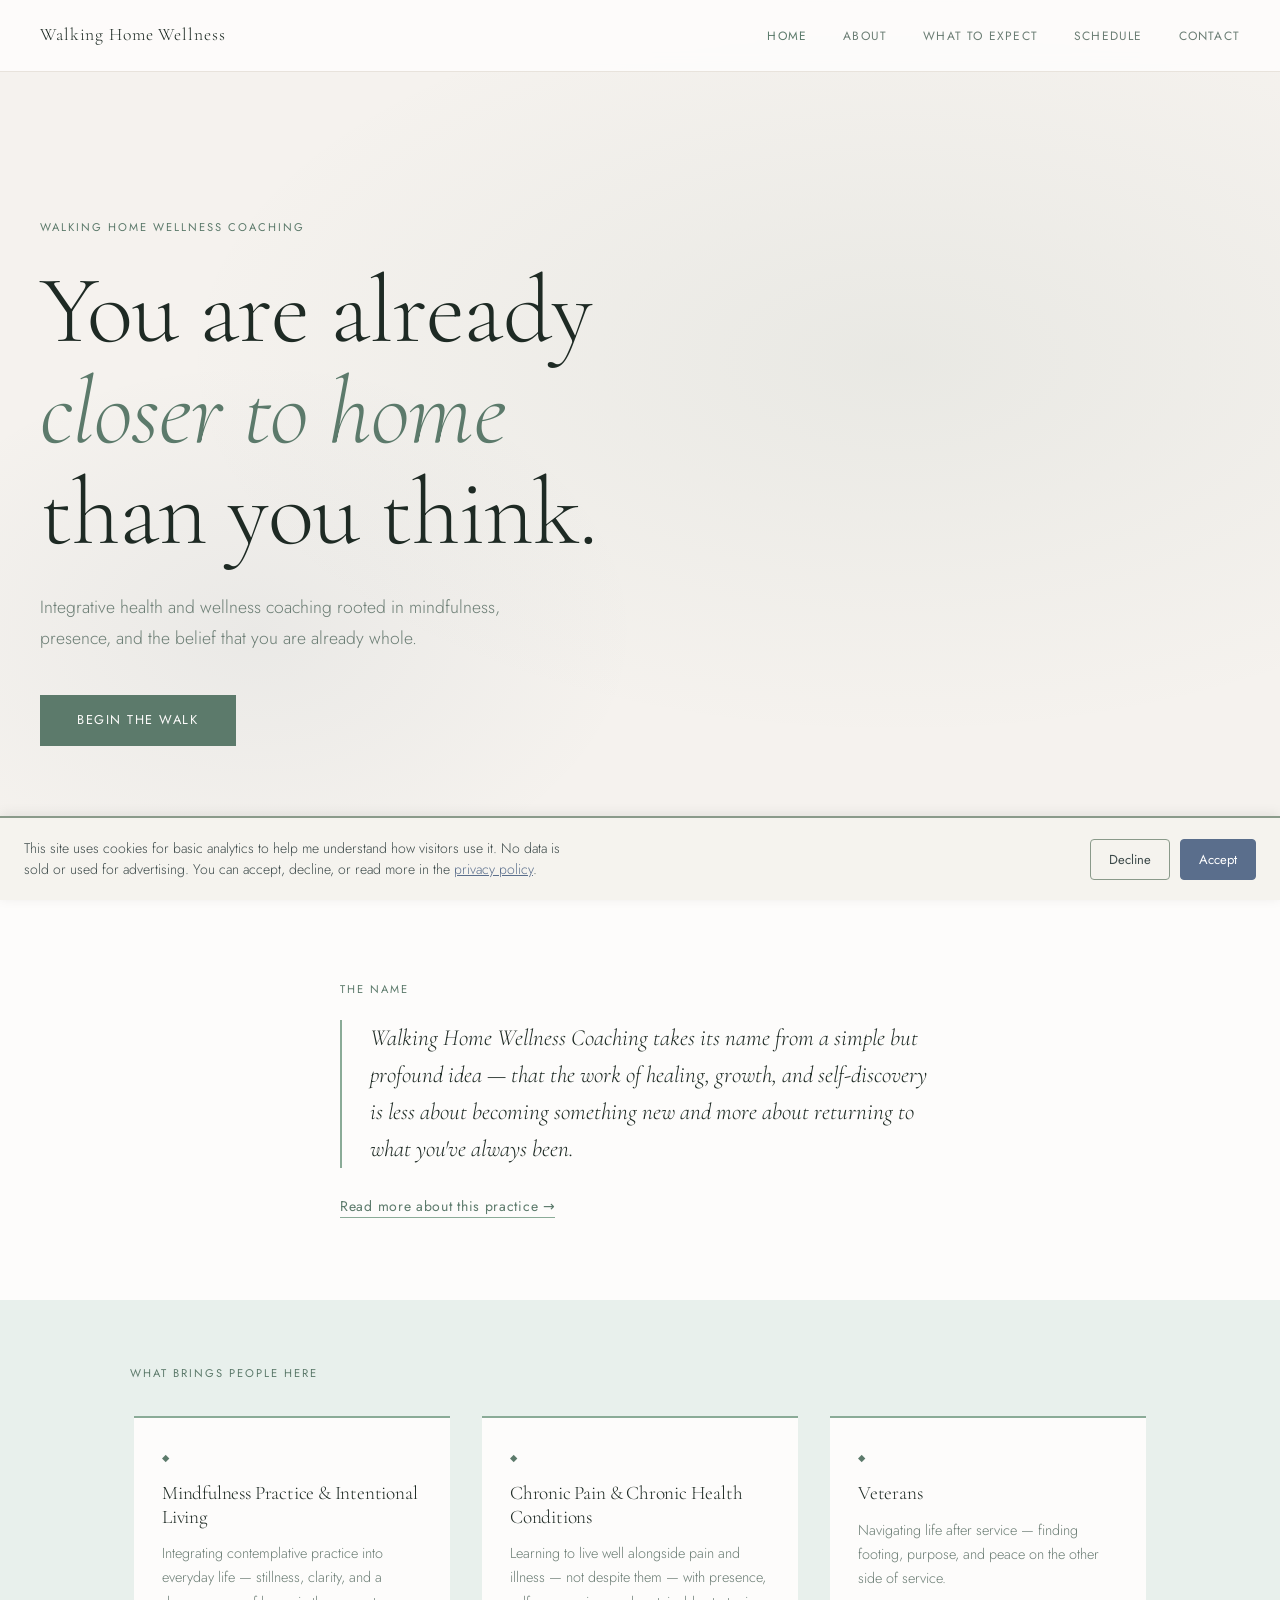
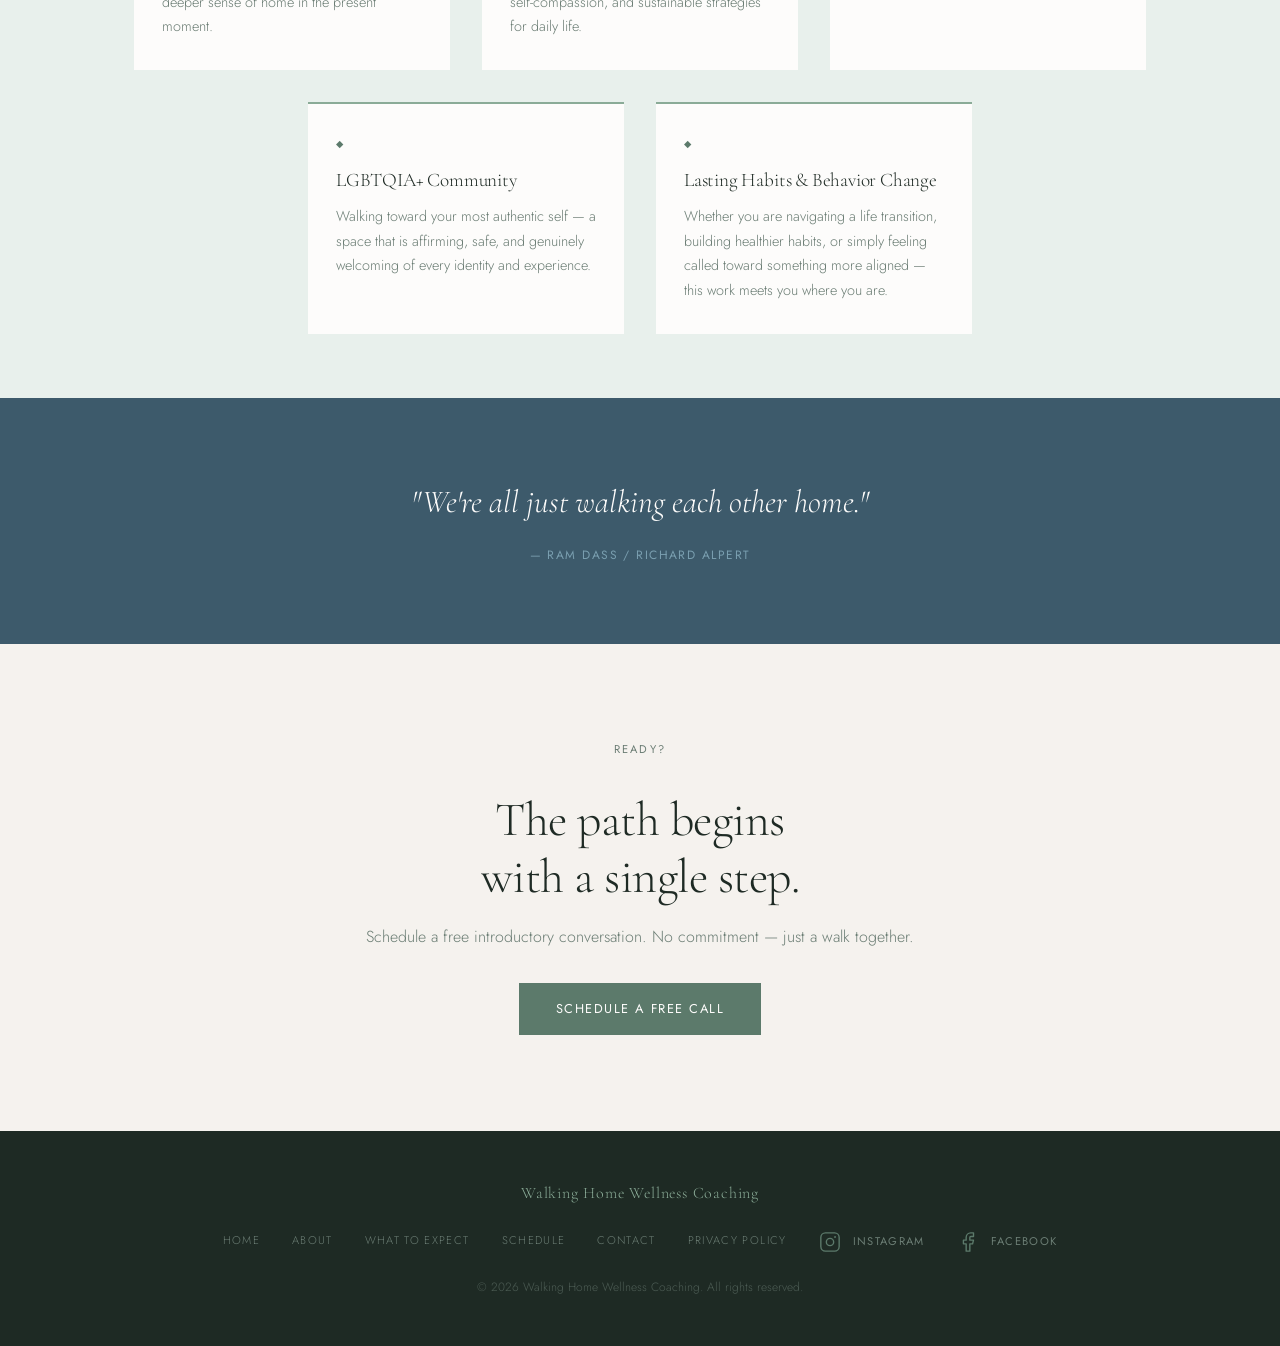
<file: index.html>
<!DOCTYPE html>
<html lang="en">
<head>

 <!-- Consent Banner -->
 <link rel="stylesheet" href="css/cookie-consent.css">
  <script>
    window.dataLayer = window.dataLayer || [];
    function gtag(){dataLayer.push(arguments);}
    // Default: deny everything until the visitor chooses
    gtag('consent', 'default', {
      'analytics_storage': 'denied',
      'ad_storage': 'denied',
      'ad_user_data': 'denied',
      'ad_personalization': 'denied',
      'wait_for_update': 500
    });
  </script>

  <!-- Google Analytics 4 — replace G-XXXXXXXXXX with your real Measurement ID -->
  <script async src="https://www.googletagmanager.com/gtag/js?id=G-L8SF99C7GT"></script>
  <script>
    gtag('js', new Date());
    gtag('config', 'G-L8SF99C7GT', {
     'anonymize_ip': true
    });
  </script>

  <meta charset="UTF-8">
  <meta name="viewport" content="width=device-width, initial-scale=1.0">
  <title>Walking Home Wellness Coaching</title>
  <link rel="stylesheet" href="css/style.css">
  <link rel="preconnect" href="https://fonts.googleapis.com">
  <link href="https://fonts.googleapis.com/css2?family=Cormorant+Garamond:ital,wght@0,300;0,400;1,300;1,400&family=Jost:wght@300;400&display=swap" rel="stylesheet">
  
  <!-- Google tag (gtag.js) -->
  <script async src="https://www.googletagmanager.com/gtag/js?id=G-L8SF99C7GT"></script>
  <script>
    window.dataLayer = window.dataLayer || [];
    function gtag(){dataLayer.push(arguments);}
   gtag('js', new Date());
   gtag('config', 'G-L8SF99C7GT');
  </script>
</head>

<body>
  <div id="cookie-consent-banner">
    <p>
     This site uses cookies for basic analytics to help me understand how visitors use it.
     No data is sold or used for advertising. You can accept, decline, or read more in the
     <a href="privacy-policy.html">privacy policy</a>.
    </p>
    <div class="cookie-btns">
     <button class="cookie-btn" onclick="cookieConsentChoice(false)">Decline</button>
     <button class="cookie-btn primary" onclick="cookieConsentChoice(true)">Accept</button>
    </div>
  </div>

  <nav class="nav">
    <a href="index.html" class="nav-logo">Walking Home Wellness</a>
    <ul class="nav-links">
      <li><a href="index.html" class="active">Home</a></li>
      <li><a href="about.html">About</a></li>
      <li><a href="what-to-expect.html">What to Expect</a></li>
      <li><a href="schedule.html">Schedule</a></li>
      <li><a href="contact.html">Contact</a></li>
    </ul>
    <button class="nav-toggle" aria-label="Toggle menu">&#9776;</button>
  </nav>

  <section class="hero">
    <div class="hero-bg"></div>
    <div class="hero-content">
      <p class="hero-eyebrow">Walking Home Wellness Coaching</p>
      <h1 class="hero-headline">You are already<br><em>closer to home</em><br>than you think.</h1>
      <p class="hero-sub">Integrative health and wellness coaching rooted in mindfulness,<br>presence, and the belief that you are already whole.</p>
      <a href="schedule.html" class="btn-primary">Begin the Walk</a>
    </div>
    <div class="hero-scroll-hint">&#8595;</div>
  </section>

  <section class="about-teaser">
    <div class="container narrow">
      <p class="section-label">The Name</p>
      <p class="pull-quote">Walking Home Wellness Coaching takes its name from a simple but profound idea — that the work of healing, growth, and self-discovery is less about becoming something new and more about returning to what you've always been.</p>
      <a href="about.html" class="text-link">Read more about this practice &rarr;</a>
    </div>
  </section>

  <section class="pillars">
    <div class="container">
      <p class="section-label">What Brings People Here</p>
      <div class="pillars-grid">
        <div class="pillar">
          <div class="pillar-icon">&#9670;</div>
          <h3>Mindfulness Practice & Intentional Living</h3>
          <p>Integrating contemplative practice into everyday life — stillness, clarity, and a deeper sense of home in the present moment.</p>
        </div>
        <div class="pillar">
          <div class="pillar-icon">&#9670;</div>
          <h3>Chronic Pain & Chronic Health Conditions</h3>
          <p>Learning to live well alongside pain and illness — not despite them — with presence, self-compassion, and sustainable strategies for daily life.</p>
        </div>
        <div class="pillar">
          <div class="pillar-icon">&#9670;</div>
          <h3>Veterans</h3>
          <p>Navigating life after service — finding footing, purpose, and peace on the other side of service.</p>
        </div>
        <div class="pillar">
          <div class="pillar-icon">&#9670;</div>
          <h3>LGBTQIA+ Community</h3>
          <p>Walking toward your most authentic self — a space that is affirming, safe, and genuinely welcoming of every identity and experience.</p>
        </div>
        <div class="pillar">
          <div class="pillar-icon">&#9670;</div>
          <h3>Lasting Habits & Behavior Change</h3>
          <p>Whether you are navigating a life transition, building healthier habits, or simply feeling called toward something more aligned — this work meets you where you are.</p>
        </div>
      </div>
    </div>
  </section>

  <section class="quote-band">
    <div class="container narrow">
      <blockquote>
        "We're all just walking each other home."
        <cite>— Ram Dass / Richard Alpert</cite>
      </blockquote>
    </div>
  </section>

  <section class="cta-section">
    <div class="container narrow centered">
      <p class="section-label">Ready?</p>
      <h2>The path begins<br>with a single step.</h2>
      <p>Schedule a free introductory conversation. No commitment — just a walk together.</p>
      <a href="contact.html" class="btn-primary">Schedule a Free Call</a>
    </div>
  </section>

  <footer class="footer">
    <div class="container">
      <p class="footer-logo">Walking Home Wellness Coaching</p>
      <nav class="footer-nav">
        <a href="index.html">Home</a>
        <a href="about.html">About</a>
        <a href="what-to-expect.html">What to Expect</a>
        <a href="schedule.html">Schedule</a>
        <a href="contact.html">Contact</a>
        <a href="privacy-policy.html">Privacy Policy</a>
        <a href="https://www.instagram.com/walkinghomewellness" target="_blank" rel="noopener" class="social-link">
        <svg class="social-icon" xmlns="http://www.w3.org/2000/svg" viewBox="0 0 24 24" fill="none" stroke="currentColor" stroke-width="1.5" stroke-linecap="round" stroke-linejoin="round">
          <rect x="2" y="2" width="20" height="20" rx="5" ry="5"/>
          <circle cx="12" cy="12" r="4"/>
          <circle cx="17.5" cy="6.5" r="1" fill="currentColor" stroke="none"/>
        </svg> 
        INSTAGRAM
        </a>
        <a href="https://www.facebook.com/profile.php?id=61590555928622" target="_blank" rel="noopener" class="social-link">
        <svg class="social-icon" xmlns="http://www.w3.org/2000/svg" viewBox="0 0 24 24" fill="none" stroke="currentColor" stroke-width="1.5" stroke-linecap="round" stroke-linejoin="round">
          <path d="M18 2h-3a5 5 0 0 0-5 5v3H7v4h3v8h4v-8h3l1-4h-4V7a1 1 0 0 1 1-1h3z"/>
        </svg>
        FACEBOOK
      </a>
      </nav>
      <p class="footer-copy">&copy; 2026 Walking Home Wellness Coaching. All rights reserved.</p>
    </div>
  </footer>

  <script src="js/main.js"></script>
  <script src="js/cookie-consent.js"></script>
</body>
</html>
</file>
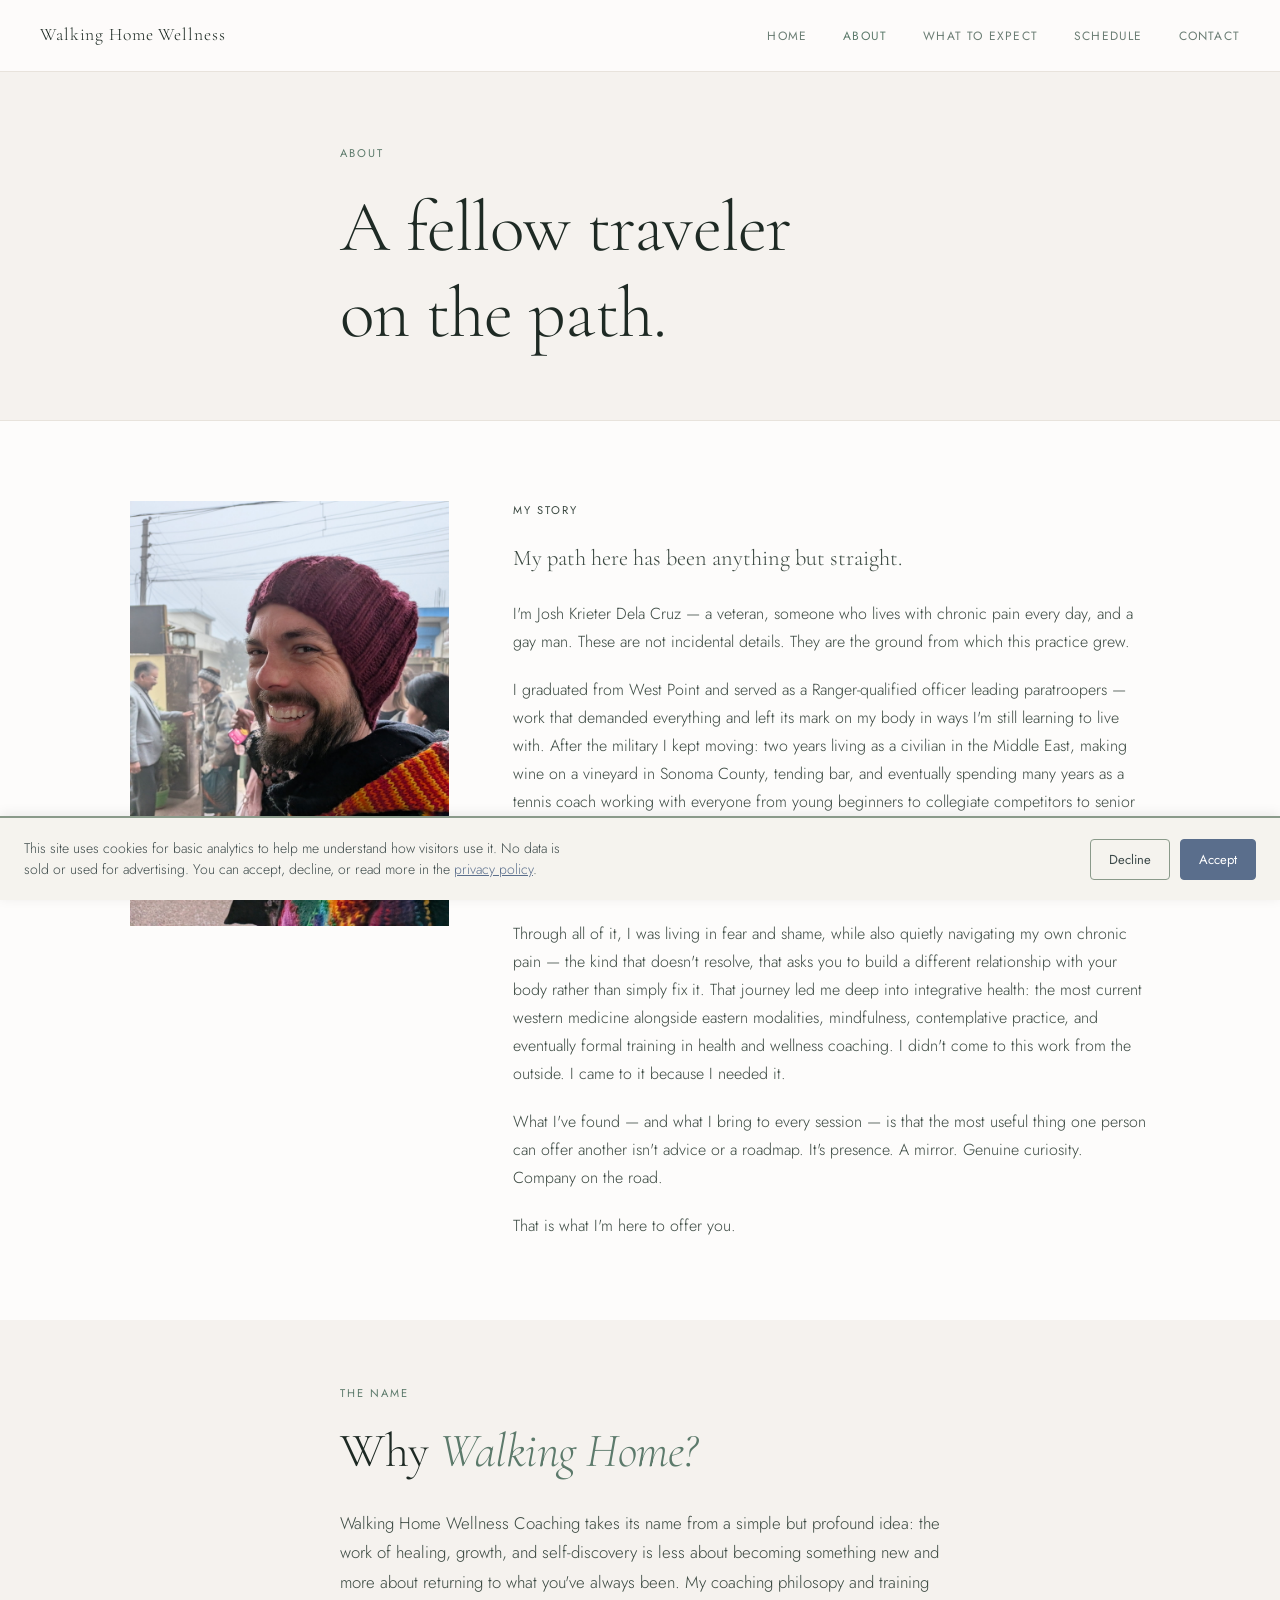
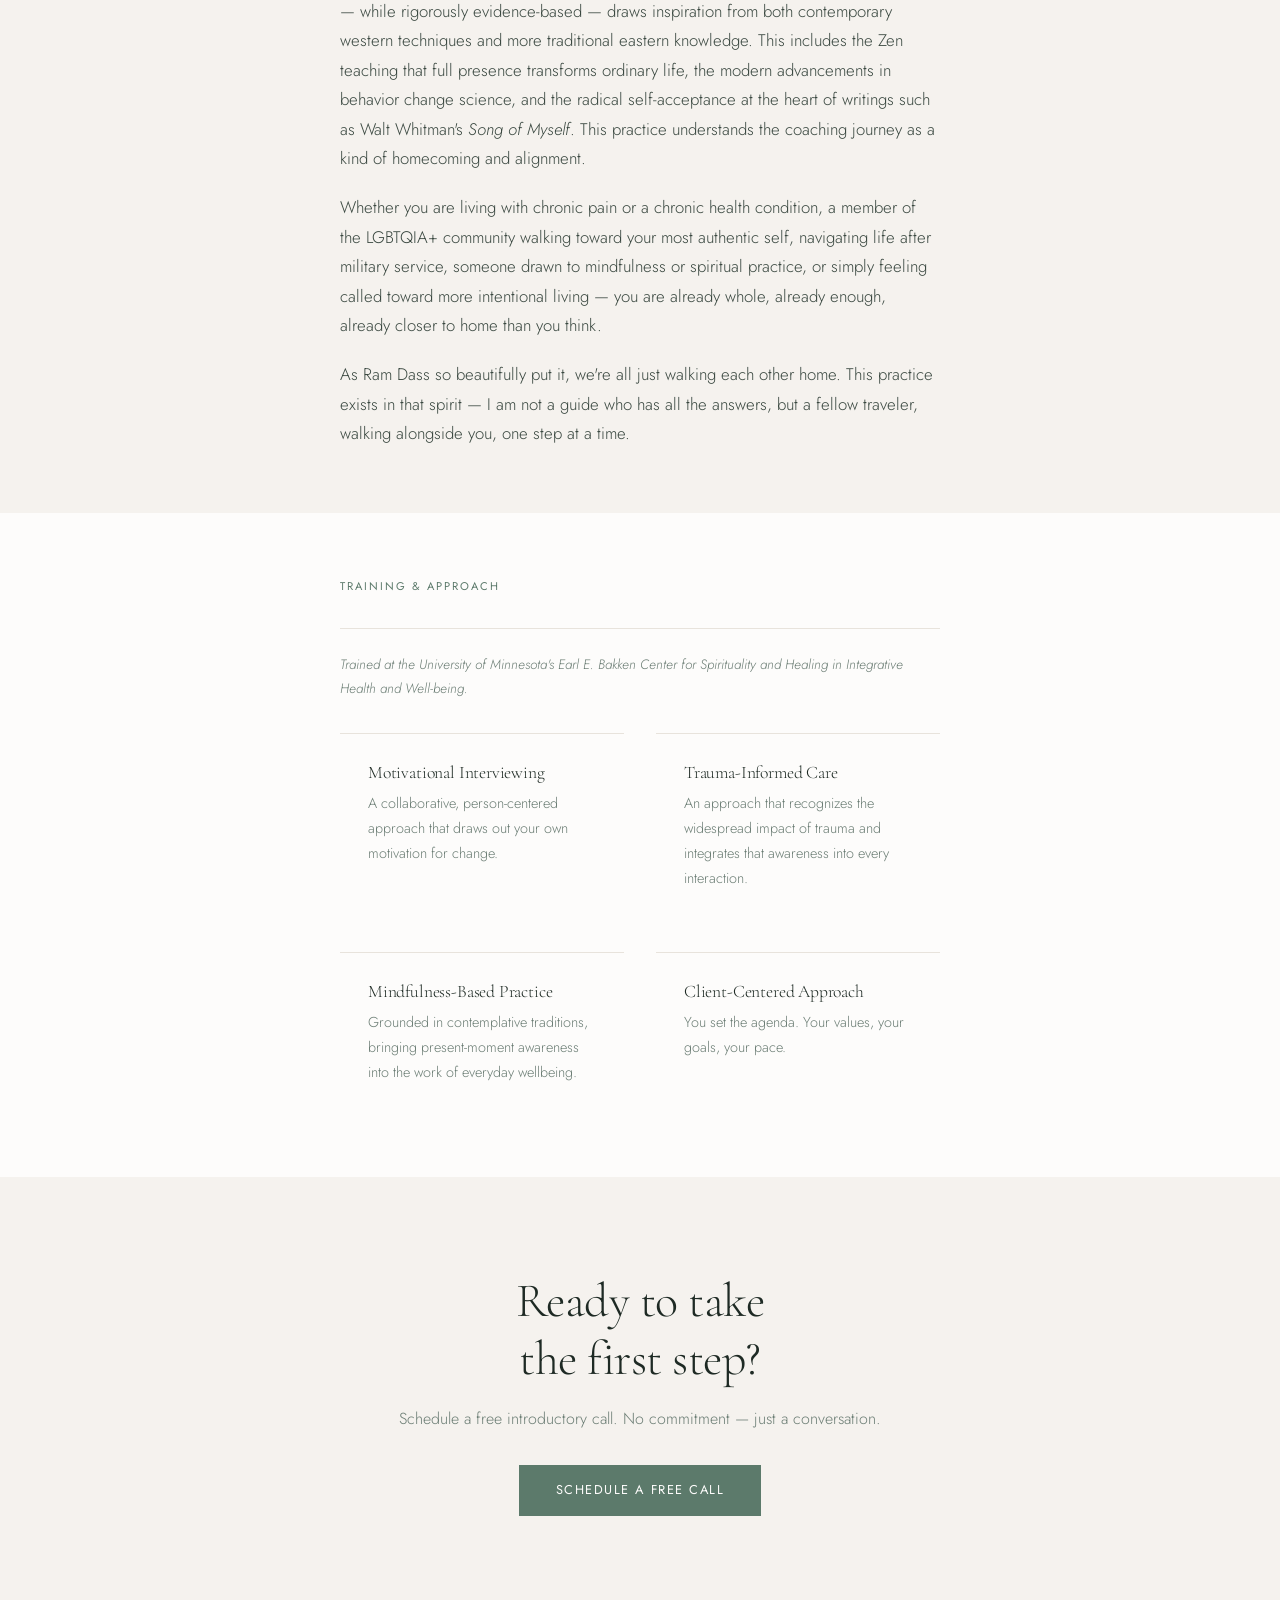
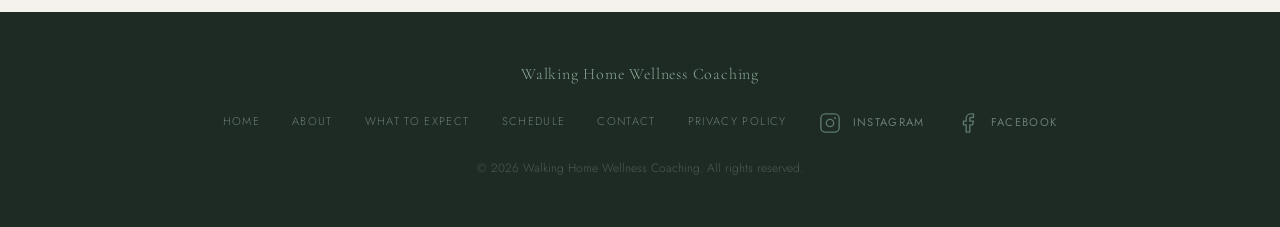
<file: about.html>
<!DOCTYPE html>
<html lang="en">
<head>

 <!-- Consent Banner -->
 <link rel="stylesheet" href="css/cookie-consent.css">
  <script>
    window.dataLayer = window.dataLayer || [];
    function gtag(){dataLayer.push(arguments);}
    // Default: deny everything until the visitor chooses
    gtag('consent', 'default', {
      'analytics_storage': 'denied',
      'ad_storage': 'denied',
      'ad_user_data': 'denied',
      'ad_personalization': 'denied',
      'wait_for_update': 500
    });
  </script>

  <!-- Google Analytics 4 — replace G-XXXXXXXXXX with your real Measurement ID -->
  <script async src="https://www.googletagmanager.com/gtag/js?id=G-L8SF99C7GT"></script>
  <script>
    gtag('js', new Date());
    gtag('config', 'G-L8SF99C7GT', {
     'anonymize_ip': true
    });
  </script>

  <meta charset="UTF-8">
  <meta name="viewport" content="width=device-width, initial-scale=1.0">
  <title>About — Walking Home Wellness Coaching</title>
  <link rel="stylesheet" href="css/style.css">
  <link rel="preconnect" href="https://fonts.googleapis.com">
  <link href="https://fonts.googleapis.com/css2?family=Cormorant+Garamond:ital,wght@0,300;0,400;1,300;1,400&family=Jost:wght@300;400&display=swap" rel="stylesheet">
  
  <!-- Google tag (gtag.js) -->
  <script async src="https://www.googletagmanager.com/gtag/js?id=G-L8SF99C7GT"></script>
  <script>
    window.dataLayer = window.dataLayer || [];
    function gtag(){dataLayer.push(arguments);}
   gtag('js', new Date());
   gtag('config', 'G-L8SF99C7GT');
  </script>
</head>
<body>

  <div id="cookie-consent-banner">
    <p>
     This site uses cookies for basic analytics to help me understand how visitors use it.
     No data is sold or used for advertising. You can accept, decline, or read more in the
     <a href="privacy-policy.html">privacy policy</a>.
    </p>
    <div class="cookie-btns">
     <button class="cookie-btn" onclick="cookieConsentChoice(false)">Decline</button>
     <button class="cookie-btn primary" onclick="cookieConsentChoice(true)">Accept</button>
    </div>
  </div>

  <nav class="nav">
    <a href="index.html" class="nav-logo">Walking Home Wellness</a>
    <ul class="nav-links">
      <li><a href="index.html">Home</a></li>
      <li><a href="about.html" class="active">About</a></li>
      <li><a href="what-to-expect.html">What to Expect</a></li>
      <li><a href="schedule.html">Schedule</a></li>
      <li><a href="contact.html">Contact</a></li>
    </ul>
    <button class="nav-toggle" aria-label="Toggle menu">&#9776;</button>
  </nav>

  <section class="page-hero">
    <div class="container narrow">
      <p class="section-label">About</p>
      <h1>A fellow traveler<br>on the path.</h1>
    </div>
  </section>

  <section class="about-main">
    <div class="container about-grid">
      <div class="about-photo-col">
        <img src="images/josh.jpg" alt="Josh, Walking Home Wellness Coaching">
      </div>
      <div class="about-text-col">
        <p class="section-label">My Story</p>
        <p class="about-intro">My path here has been anything but straight.</p>
        <p>I'm Josh Krieter Dela Cruz — a veteran, someone who lives with chronic pain every day, and a gay man. These are not incidental details. They are the ground from which this practice grew.</p> 
        <p>I graduated from West Point and served as a Ranger-qualified officer leading paratroopers — work that demanded everything and left its mark on my body in ways I'm still learning to live with. After the military I kept moving: two years living as a civilian in the Middle East, making wine on a vineyard in Sonoma County, tending bar, and eventually spending many years as a tennis coach working with everyone from young beginners to collegiate competitors to senior citizens rediscovering the game. I've been a student of people my whole life, and I've learned more about resilience, humor, and the human will to keep going from my students and clients than from any book.</p>
        <p>Through all of it, I was living in fear and shame, while also quietly navigating my own chronic pain — the kind that doesn't resolve, that asks you to build a different relationship with your body rather than simply fix it. That journey led me deep into integrative health: the most current western medicine alongside eastern modalities, mindfulness, contemplative practice, and eventually formal training in health and wellness coaching. I didn't come to this work from the outside. I came to it because I needed it.</p>
        <p>What I've found — and what I bring to every session — is that the most useful thing one person can offer another isn't advice or a roadmap. It's presence. A mirror. Genuine curiosity. Company on the road.</p>
        <p>That is what I'm here to offer you.</p>
      </div>
    </div>
  </section>

  <section class="name-section">
    <div class="container narrow">
      <p class="section-label">The Name</p>
      <h2>Why <em>Walking Home?</em></h2>
      <div class="name-blurb">
        <p>Walking Home Wellness Coaching takes its name from a simple but profound idea: the work of healing, growth, and self-discovery is less about becoming something new and more about returning to what you've always been. My coaching philosopy and training — while rigorously evidence-based — draws inspiration from both contemporary western techniques and more traditional eastern knowledge. This includes the Zen teaching that full presence transforms ordinary life, the modern advancements in behavior change science, and the radical self-acceptance at the heart of writings such as Walt Whitman's <em>Song of Myself</em>. This practice understands the coaching journey as a kind of homecoming and alignment.</p>
        <p>Whether you are living with chronic pain or a chronic health condition, a member of the LGBTQIA+ community walking toward your most authentic self, navigating life after military service, someone drawn to mindfulness or spiritual practice, or simply feeling called toward more intentional living — you are already whole, already enough, already closer to home than you think.</p>
        <p>As Ram Dass so beautifully put it, we're all just walking each other home. This practice exists in that spirit — I am not a guide who has all the answers, but a fellow traveler, walking alongside you, one step at a time.</p>
      </div>
    </div>
  </section>

  <section class="credentials">
    <div class="container narrow">
      <p class="section-label">Training & Approach</p>
      <p class="credentials-note">Trained at the University of Minnesota's Earl E. Bakken Center for Spirituality and Healing in Integrative Health and Well-being.</p>
      <div class="credentials-grid">
        <div class="credential-item">
          <h4>Motivational Interviewing</h4>
          <p>A collaborative, person-centered approach that draws out your own motivation for change.</p>
        </div>
        <div class="credential-item">
          <h4>Trauma-Informed Care</h4>
          <p>An approach that recognizes the widespread impact of trauma and integrates that awareness into every interaction.</p>
        </div>
        <div class="credential-item">
          <h4>Mindfulness-Based Practice</h4>
          <p>Grounded in contemplative traditions, bringing present-moment awareness into the work of everyday wellbeing.</p>
        </div>
        <div class="credential-item">
          <h4>Client-Centered Approach</h4>
          <p>You set the agenda. Your values, your goals, your pace.</p>
        </div>
      </div>
    </div>
  </section>

  <section class="cta-section">
    <div class="container narrow centered">
      <h2>Ready to take<br>the first step?</h2>
      <p>Schedule a free introductory call. No commitment — just a conversation.</p>
      <a href="schedule.html" class="btn-primary">Schedule a Free Call</a>
    </div>
  </section>

  <footer class="footer">
    <div class="container">
      <p class="footer-logo">Walking Home Wellness Coaching</p>
      <nav class="footer-nav">
        <a href="index.html">Home</a>
        <a href="about.html">About</a>
        <a href="what-to-expect.html">What to Expect</a>
        <a href="schedule.html">Schedule</a>
        <a href="contact.html">Contact</a>
        <a href="privacy-policy.html">Privacy Policy</a>
        <a href="https://www.instagram.com/walkinghomewellness" target="_blank" rel="noopener" class="social-link">
        <svg class="social-icon" xmlns="http://www.w3.org/2000/svg" viewBox="0 0 24 24" fill="none" stroke="currentColor" stroke-width="1.5" stroke-linecap="round" stroke-linejoin="round">
          <rect x="2" y="2" width="20" height="20" rx="5" ry="5"/>
          <circle cx="12" cy="12" r="4"/>
          <circle cx="17.5" cy="6.5" r="1" fill="currentColor" stroke="none"/>
        </svg>
        INSTAGRAM
      </a>
        <a href="https://www.facebook.com/profile.php?id=61590555928622" target="_blank" rel="noopener" class="social-link">
        <svg class="social-icon" xmlns="http://www.w3.org/2000/svg" viewBox="0 0 24 24" fill="none" stroke="currentColor" stroke-width="1.5" stroke-linecap="round" stroke-linejoin="round">
          <path d="M18 2h-3a5 5 0 0 0-5 5v3H7v4h3v8h4v-8h3l1-4h-4V7a1 1 0 0 1 1-1h3z"/>
        </svg>
        FACEBOOK
      </a>
      </nav>
      <p class="footer-copy">&copy; 2026 Walking Home Wellness Coaching. All rights reserved.</p>
    </div>
  </footer>

  <script src="js/main.js"></script>
  <script src="js/cookie-consent.js"></script>
</body>
</html>
</file>
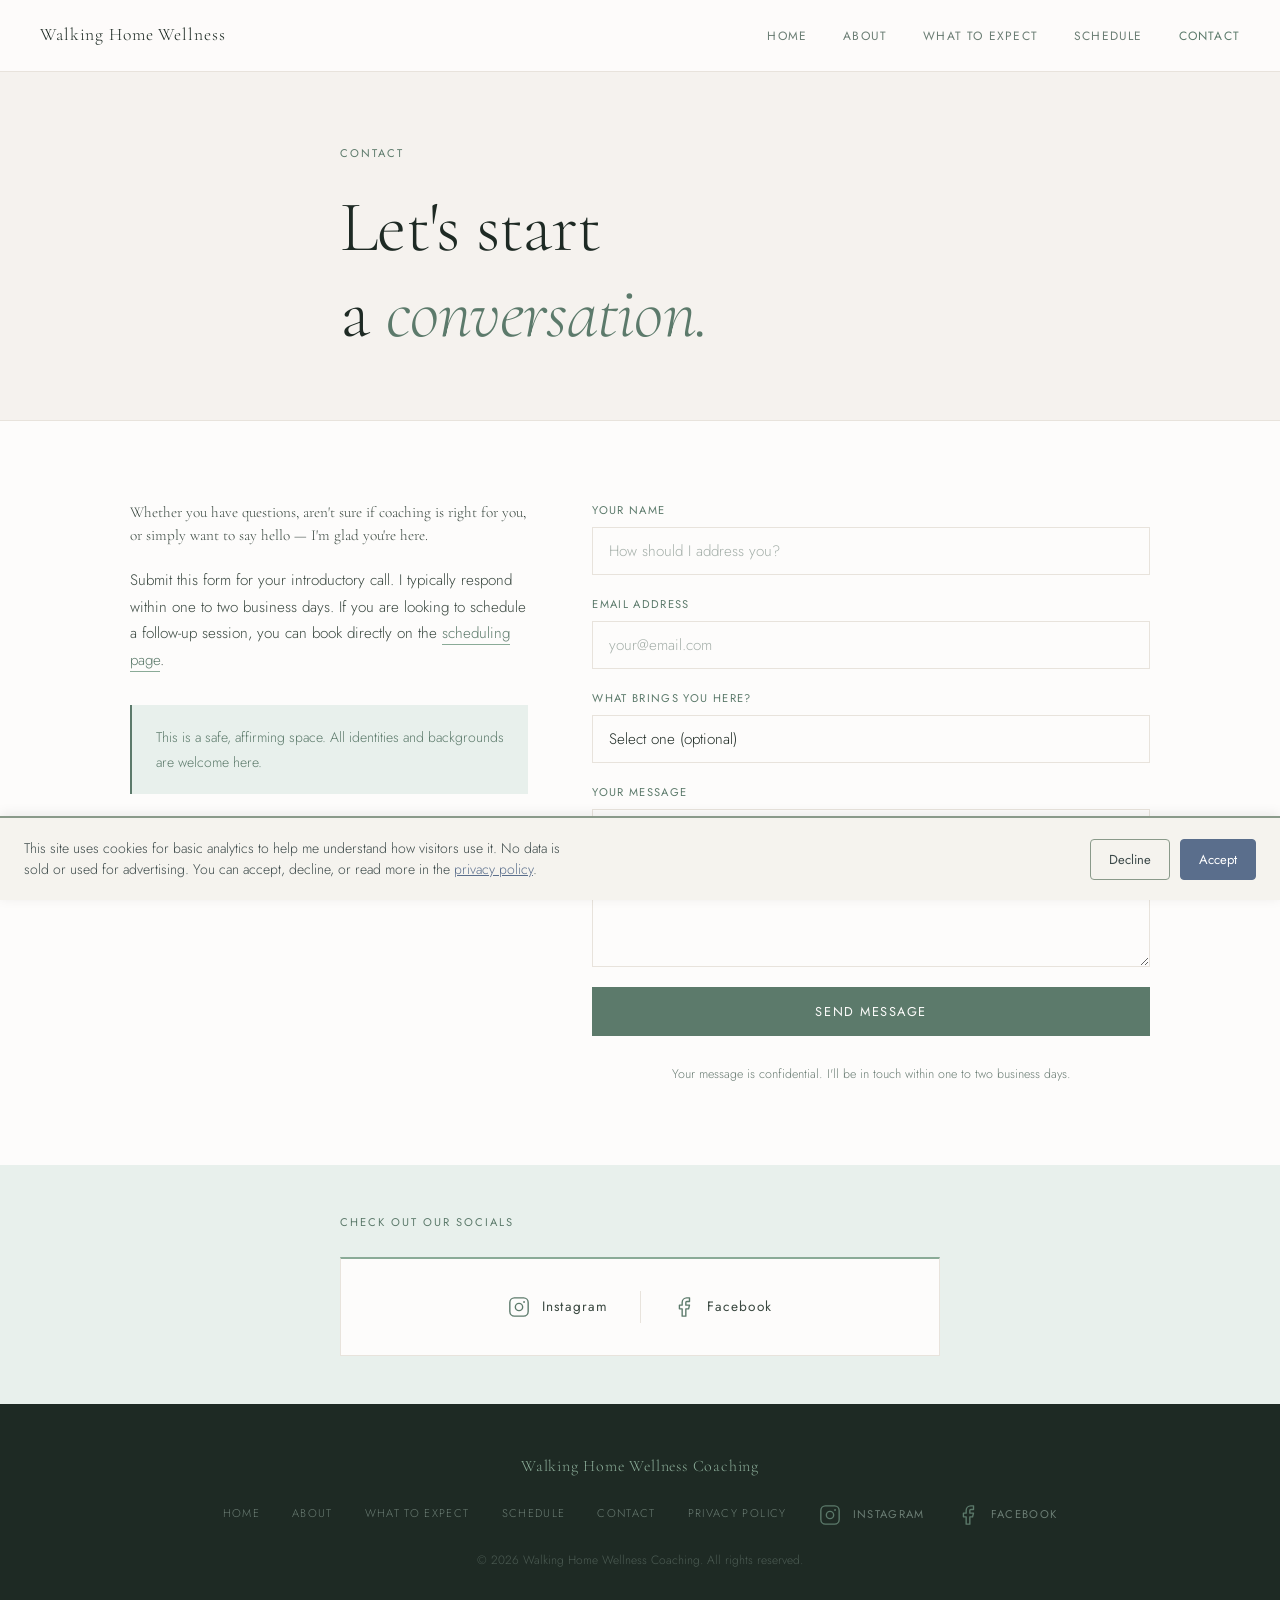
<file: contact.html>
<!DOCTYPE html>
<html lang="en">
<head>

 <!-- Consent Banner -->
 <link rel="stylesheet" href="css/cookie-consent.css">
  <script>
    window.dataLayer = window.dataLayer || [];
    function gtag(){dataLayer.push(arguments);}
    // Default: deny everything until the visitor chooses
    gtag('consent', 'default', {
      'analytics_storage': 'denied',
      'ad_storage': 'denied',
      'ad_user_data': 'denied',
      'ad_personalization': 'denied',
      'wait_for_update': 500
    });
  </script>

  <!-- Google Analytics 4 — replace G-XXXXXXXXXX with your real Measurement ID -->
  <script async src="https://www.googletagmanager.com/gtag/js?id=G-L8SF99C7GT"></script>
  <script>
    gtag('js', new Date());
    gtag('config', 'G-L8SF99C7GT', {
     'anonymize_ip': true
    });
  </script>

  <meta charset="UTF-8">
  <meta name="viewport" content="width=device-width, initial-scale=1.0">
  <title>Contact — Walking Home Wellness Coaching</title>
  <link rel="stylesheet" href="css/style.css">
  <link rel="preconnect" href="https://fonts.googleapis.com">
  <link href="https://fonts.googleapis.com/css2?family=Cormorant+Garamond:ital,wght@0,300;0,400;1,300;1,400&family=Jost:wght@300;400&display=swap" rel="stylesheet">
  
  <!-- Google tag (gtag.js) -->
  <script async src="https://www.googletagmanager.com/gtag/js?id=G-L8SF99C7GT"></script>
  <script>
    window.dataLayer = window.dataLayer || [];
    function gtag(){dataLayer.push(arguments);}
   gtag('js', new Date());
   gtag('config', 'G-L8SF99C7GT');
  </script>
</head>
<body>

  <div id="cookie-consent-banner">
    <p>
     This site uses cookies for basic analytics to help me understand how visitors use it.
     No data is sold or used for advertising. You can accept, decline, or read more in the
     <a href="privacy-policy.html">privacy policy</a>.
    </p>
    <div class="cookie-btns">
     <button class="cookie-btn" onclick="cookieConsentChoice(false)">Decline</button>
     <button class="cookie-btn primary" onclick="cookieConsentChoice(true)">Accept</button>
    </div>
  </div>

  <nav class="nav">
    <a href="index.html" class="nav-logo">Walking Home Wellness</a>
    <ul class="nav-links">
      <li><a href="index.html">Home</a></li>
      <li><a href="about.html">About</a></li>
      <li><a href="what-to-expect.html">What to Expect</a></li>
      <li><a href="schedule.html">Schedule</a></li>
      <li><a href="contact.html" class="active">Contact</a></li>
    </ul>
    <button class="nav-toggle" aria-label="Toggle menu">&#9776;</button>
  </nav>

  <section class="page-hero">
    <div class="container narrow">
      <p class="section-label">Contact</p>
      <h1>Let's start<br>a <em>conversation.</em></h1>
    </div>
  </section>

  <section class="contact-main">
    <div class="container contact-grid">

      <div class="contact-text">
        <p class="large-text">Whether you have questions, aren't sure if coaching is right for you, or simply want to say hello — I'm glad you're here.</p>
        <p>Submit this form for your introductory call. I typically respond within one to two business days. If you are looking to schedule a follow-up session, you can book directly on the <a href="schedule.html" class="inline-link">scheduling page</a>.</p>
        <div class="contact-note">
          <p>This is a safe, affirming space. All identities and backgrounds are welcome here.</p>
        </div>
      </div>

      <div class="contact-form-col">
        <!-- 
          NOTE ON CONTACT FORMS WITH GITHUB PAGES:
          GitHub Pages is static hosting, so forms can't be processed server-side.
          To make this form send emails, you have two free options:
          
          Option 1 — Formspree (free tier, easiest):
          1. Go to formspree.io and create a free account
          2. Create a new form and get your form endpoint
          3. Replace action="YOUR_FORMSPREE_ENDPOINT" below with your actual endpoint
          
          Option 2 — Netlify Forms (if you ever move to Netlify hosting):
          Add netlify attribute to the form tag
        -->
        <form class="contact-form" action="https://formspree.io/f/mjgzlpaz" method="POST" id="contactForm">
          <div class="form-group">
            <label for="name">Your Name</label>
            <input type="text" id="name" name="name" required placeholder="How should I address you?">
          </div>
          <div class="form-group">
            <label for="email">Email Address</label>
            <input type="email" id="email" name="email" required placeholder="your@email.com">
          </div>
          <div class="form-group">
            <label for="subject">What brings you here?</label>
            <select id="subject" name="subject">
              <option value="">Select one (optional)</option>
              <option value="general">General inquiry</option>
              <option value="intro-call">Interested in an introductory call</option>
              <option value="chronic-pain">Chronic pain or chronic condition coaching</option>
              <option value="veteran">Veteran wellness</option>
              <option value="lgbtq">LGBTQ+ affirming coaching</option>
              <option value="mindfulness">Mindfulness practice</option>
              <option value="other">Habit formation &amp; behavior change or something else</option>
            </select>
          </div>
          <div class="form-group">
            <label for="message">Your Message</label>
            <textarea id="message" name="message" rows="6" required placeholder="Share whatever feels right. If you know you'd like to schedule the free introductory call, feel free to send days and times that work for you"></textarea>
          </div>
          <button type="submit" class="btn-primary btn-full">Send Message</button>
          <p class="form-note">Your message is confidential. I'll be in touch within one to two business days.</p>
        </form>
        <div class="form-success" id="formSuccess" style="display:none;">
          <p>&#10003; Thank you for reaching out. I'll be in touch soon.</p>
        </div>
      </div>

    </div>
  </section>

  <section class="socials-section">
  <div class="container narrow">
    <p class="section-label">Check Out Our Socials</p>
    <div class="socials-box">
      <a href="https://www.instagram.com/walkinghomewellness" target="_blank" rel="noopener" class="social-link">
        <svg class="social-icon" xmlns="http://www.w3.org/2000/svg" viewBox="0 0 24 24" fill="none" stroke="currentColor" stroke-width="1.5" stroke-linecap="round" stroke-linejoin="round">
          <rect x="2" y="2" width="20" height="20" rx="5" ry="5"/>
          <circle cx="12" cy="12" r="4"/>
          <circle cx="17.5" cy="6.5" r="1" fill="currentColor" stroke="none"/>
        </svg>
        Instagram
      </a>
      <div class="social-divider"></div>
      <a href="https://www.facebook.com/profile.php?id=61590555928622" target="_blank" rel="noopener" class="social-link">
        <svg class="social-icon" xmlns="http://www.w3.org/2000/svg" viewBox="0 0 24 24" fill="none" stroke="currentColor" stroke-width="1.5" stroke-linecap="round" stroke-linejoin="round">
          <path d="M18 2h-3a5 5 0 0 0-5 5v3H7v4h3v8h4v-8h3l1-4h-4V7a1 1 0 0 1 1-1h3z"/>
        </svg>
        Facebook
      </a>
    </div>
  </div>
</section>

  <footer class="footer">
    <div class="container">
      <p class="footer-logo">Walking Home Wellness Coaching</p>
      <nav class="footer-nav">
        <a href="index.html">Home</a>
        <a href="about.html">About</a>
        <a href="what-to-expect.html">What to Expect</a>
        <a href="schedule.html">Schedule</a>
        <a href="contact.html">Contact</a>
        <a href="privacy-policy.html">Privacy Policy</a>
        <a href="https://www.instagram.com/walkinghomewellness" target="_blank" rel="noopener" class="social-link">
        <svg class="social-icon" xmlns="http://www.w3.org/2000/svg" viewBox="0 0 24 24" fill="none" stroke="currentColor" stroke-width="1.5" stroke-linecap="round" stroke-linejoin="round">
          <rect x="2" y="2" width="20" height="20" rx="5" ry="5"/>
          <circle cx="12" cy="12" r="4"/>
          <circle cx="17.5" cy="6.5" r="1" fill="currentColor" stroke="none"/>
        </svg>
        INSTAGRAM
      </a>
        <a href="https://www.facebook.com/profile.php?id=61590555928622" target="_blank" rel="noopener" class="social-link">
        <svg class="social-icon" xmlns="http://www.w3.org/2000/svg" viewBox="0 0 24 24" fill="none" stroke="currentColor" stroke-width="1.5" stroke-linecap="round" stroke-linejoin="round">
          <path d="M18 2h-3a5 5 0 0 0-5 5v3H7v4h3v8h4v-8h3l1-4h-4V7a1 1 0 0 1 1-1h3z"/>
        </svg>
        FACEBOOK
      </a>
      </nav>
      <p class="footer-copy">&copy; 2026 Walking Home Wellness Coaching. All rights reserved.</p>
    </div>
  </footer>

  <script src="js/main.js"></script>
  <script src="js/cookie-consent.js"></script>
</body>
</html>
</file>
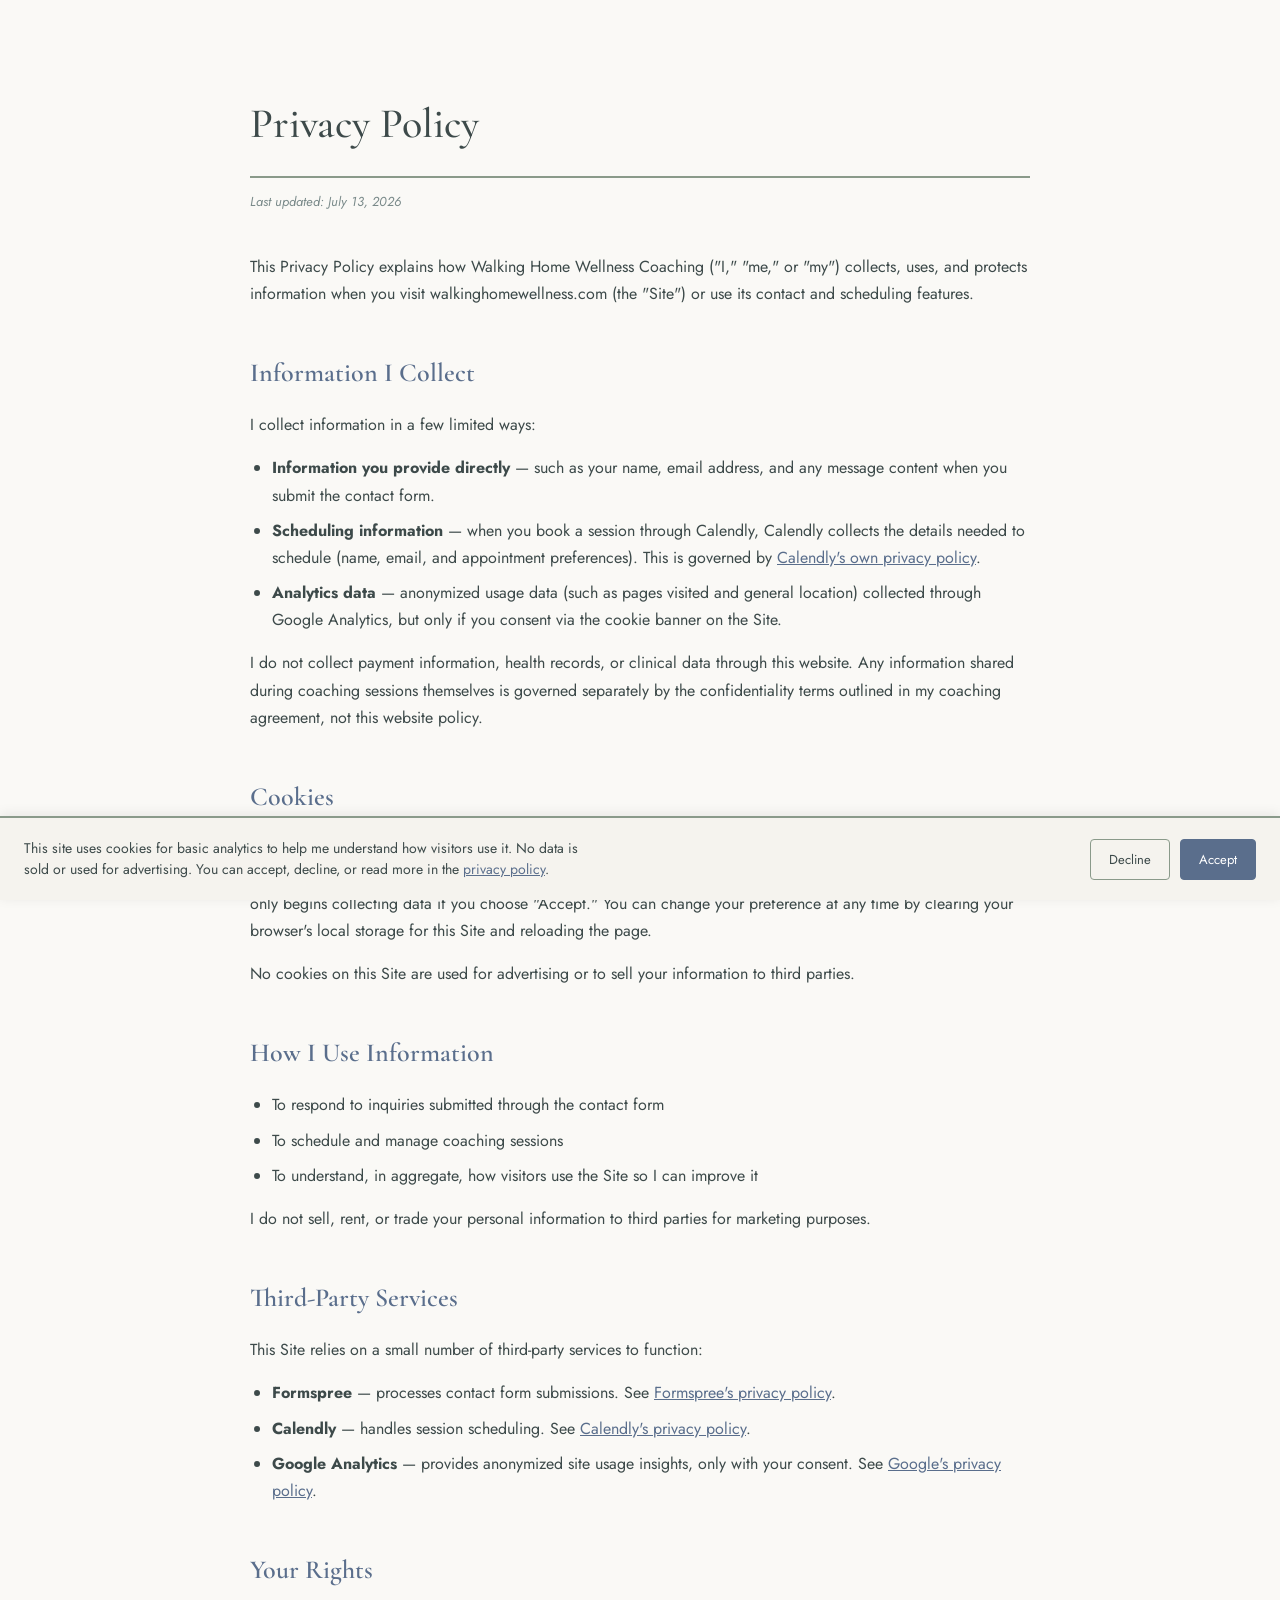
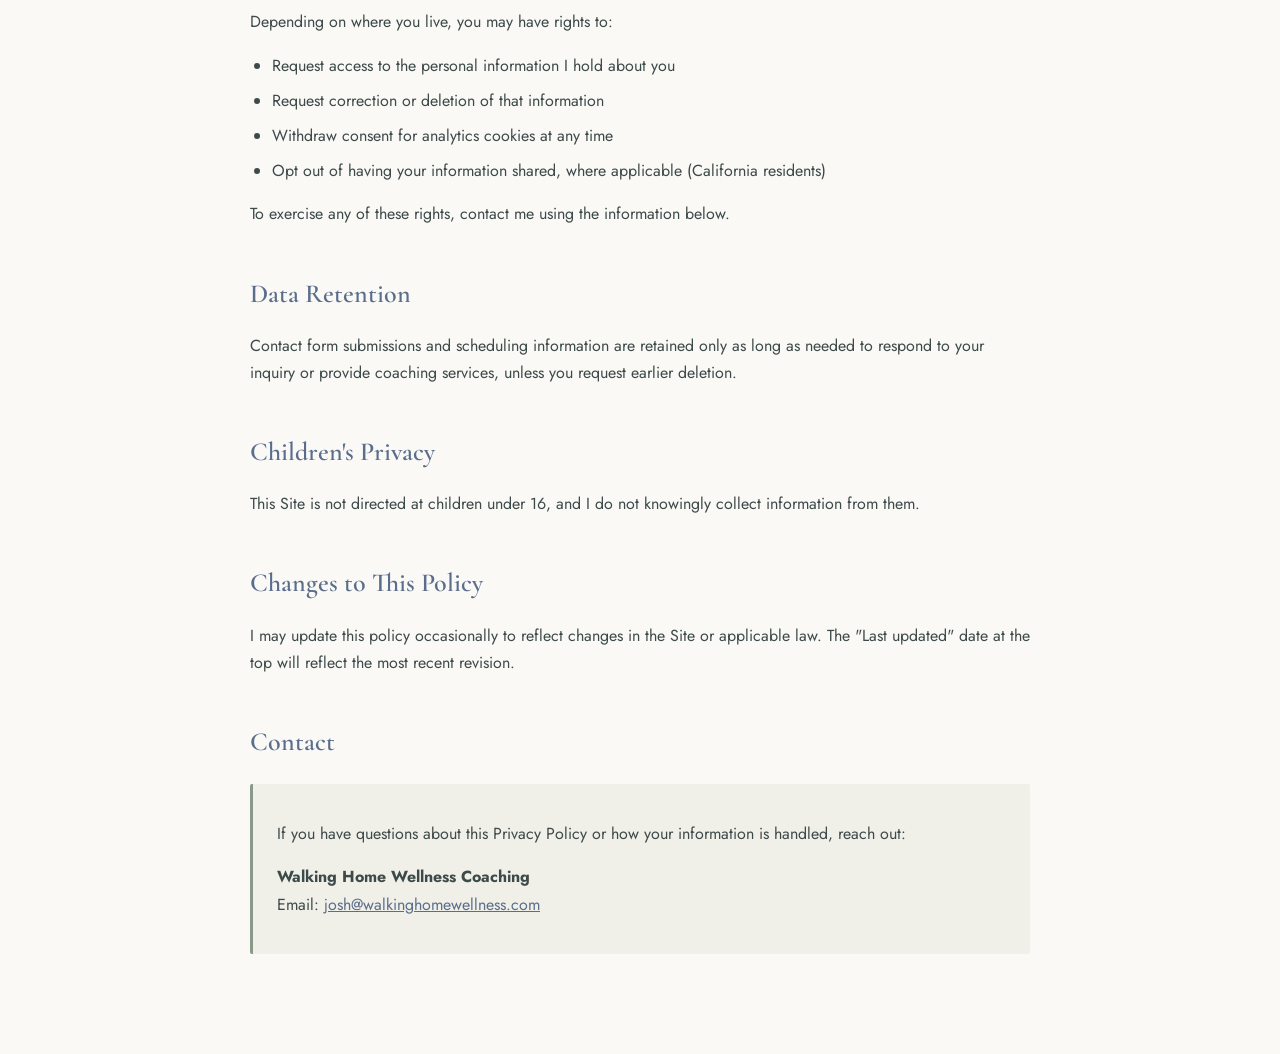
<file: privacy-policy.html>
<!DOCTYPE html>
<html lang="en">

<head>

  <!-- Consent Banner -->
  <link rel="stylesheet" href="css/cookie-consent.css">
  <script>
    window.dataLayer = window.dataLayer || [];
    function gtag() { dataLayer.push(arguments); }
    // Default: deny everything until the visitor chooses
    gtag('consent', 'default', {
      'analytics_storage': 'denied',
      'ad_storage': 'denied',
      'ad_user_data': 'denied',
      'ad_personalization': 'denied',
      'wait_for_update': 500
    });
  </script>

  <!-- Google Analytics 4 — replace G-XXXXXXXXXX with your real Measurement ID -->
  <script async src="https://www.googletagmanager.com/gtag/js?id=G-L8SF99C7GT"></script>
  <script>
    gtag('js', new Date());
    gtag('config', 'G-L8SF99C7GT', {
      'anonymize_ip': true
    });
  </script>

  <meta charset="UTF-8">
  <meta name="viewport" content="width=device-width, initial-scale=1.0">
  <title>Privacy Policy | Walking Home Wellness Coaching</title>
  <link
    href="https://fonts.googleapis.com/css2?family=Cormorant+Garamond:wght@400;500;600&family=Jost:wght@300;400;500&display=swap"
    rel="stylesheet">

  <!-- Google tag (gtag.js) -->
  <script async src="https://www.googletagmanager.com/gtag/js?id=G-L8SF99C7GT"></script>
  <script>
    window.dataLayer = window.dataLayer || [];
    function gtag() { dataLayer.push(arguments); }
    gtag('js', new Date());
    gtag('config', 'G-L8SF99C7GT');
  </script>
  <style>
    body {
      font-family: 'Jost', sans-serif;
      color: #3d4a4a;
      background: #faf9f6;
      max-width: 780px;
      margin: 0 auto;
      padding: 60px 24px 100px;
      line-height: 1.7;
    }

    h1 {
      font-family: 'Cormorant Garamond', serif;
      font-size: 42px;
      font-weight: 500;
      color: #3d4a4a;
      border-bottom: 2px solid #8a9a8a;
      padding-bottom: 16px;
      margin-bottom: 8px;
    }

    .updated {
      font-size: 13px;
      color: #7a8a8a;
      margin-bottom: 40px;
      font-style: italic;
    }

    h2 {
      font-family: 'Cormorant Garamond', serif;
      font-size: 26px;
      font-weight: 600;
      color: #5a6e8c;
      margin-top: 44px;
      margin-bottom: 12px;
    }

    p,
    li {
      font-size: 16px;
    }

    ul {
      padding-left: 22px;
    }

    li {
      margin-bottom: 8px;
    }

    a {
      color: #5a6e8c;
    }

    .contact-block {
      background: #f0efe8;
      border-left: 3px solid #8a9a8a;
      padding: 20px 24px;
      margin-top: 20px;
      border-radius: 2px;
    }
  </style>
</head>

<body>

  <div id="cookie-consent-banner">
    <p>
      This site uses cookies for basic analytics to help me understand how visitors use it.
      No data is sold or used for advertising. You can accept, decline, or read more in the
      <a href="privacy-policy.html">privacy policy</a>.
    </p>
    <div class="cookie-btns">
      <button class="cookie-btn" onclick="cookieConsentChoice(false)">Decline</button>
      <button class="cookie-btn primary" onclick="cookieConsentChoice(true)">Accept</button>
    </div>
  </div>

  <h1>Privacy Policy</h1>
  <p class="updated">Last updated: July 13, 2026</p>

  <p>
    This Privacy Policy explains how Walking Home Wellness Coaching ("I," "me," or "my")
    collects, uses, and protects information when you visit walkinghomewellness.com
    (the "Site") or use its contact and scheduling features.
  </p>

  <h2>Information I Collect</h2>
  <p>I collect information in a few limited ways:</p>
    <ul>
     <li><strong>Information you provide directly</strong> — such as your name, email address, and any message content
      when you submit the contact form.</li>
     <li><strong>Scheduling information</strong> — when you book a session through Calendly, Calendly collects the
      details needed to schedule (name, email, and appointment preferences). This is governed by <a href="https://calendly.com/privacy" target="_blank" rel="noopener">Calendly's own privacy policy</a>.</li>
     <li><strong>Analytics data</strong> — anonymized usage data (such as pages visited and general location) collected
      through Google Analytics, but only if you consent via the cookie banner on the Site.</li>
    </ul>
  <p>I do not collect payment information, health records, or clinical data through this website. Any information shared
    during coaching sessions themselves is governed separately by the confidentiality terms outlined in my coaching
    agreement, not this website policy.</p>

  <h2>Cookies</h2>
  <p>
    This Site uses cookies to support basic functionality and, with your consent, to understand
    how visitors use the Site. When you first visit, you'll see a banner asking you to accept or
    decline non-essential cookies. Google Analytics only begins collecting data if you choose
    "Accept." You can change your preference at any time by clearing your browser's local storage
    for this Site and reloading the page.
  </p>
  <p>No cookies on this Site are used for advertising or to sell your information to third parties.</p>

  <h2>How I Use Information</h2>
  <ul>
    <li>To respond to inquiries submitted through the contact form</li>
    <li>To schedule and manage coaching sessions</li>
    <li>To understand, in aggregate, how visitors use the Site so I can improve it</li>
  </ul>
  <p>I do not sell, rent, or trade your personal information to third parties for marketing purposes.</p>

  <h2>Third-Party Services</h2>
  <p>This Site relies on a small number of third-party services to function:</p>
  <ul>
    <li><strong>Formspree</strong> — processes contact form submissions. See <a
        href="https://formspree.io/legal/privacy-policy/" target="_blank" rel="noopener">Formspree's privacy policy</a>.
    </li>
    <li><strong>Calendly</strong> — handles session scheduling. See <a href="https://calendly.com/privacy"
        target="_blank" rel="noopener">Calendly's privacy policy</a>.</li>
    <li><strong>Google Analytics</strong> — provides anonymized site usage insights, only with your consent. See <a
        href="https://policies.google.com/privacy" target="_blank" rel="noopener">Google's privacy policy</a>.</li>
  </ul>

  <h2>Your Rights</h2>
  <p>Depending on where you live, you may have rights to:</p>
  <ul>
    <li>Request access to the personal information I hold about you</li>
    <li>Request correction or deletion of that information</li>
    <li>Withdraw consent for analytics cookies at any time</li>
    <li>Opt out of having your information shared, where applicable (California residents)</li>
  </ul>
  <p>To exercise any of these rights, contact me using the information below.</p>

  <h2>Data Retention</h2>
  <p>
    Contact form submissions and scheduling information are retained only as long as needed to
    respond to your inquiry or provide coaching services, unless you request earlier deletion.
  </p>

  <h2>Children's Privacy</h2>
  <p>This Site is not directed at children under 16, and I do not knowingly collect information from them.</p>

  <h2>Changes to This Policy</h2>
  <p>
    I may update this policy occasionally to reflect changes in the Site or applicable law. The
    "Last updated" date at the top will reflect the most recent revision.
  </p>

  <h2>Contact</h2>
  <div class="contact-block">
    <p>If you have questions about this Privacy Policy or how your information is handled, reach out:</p>
    <p>
      <strong>Walking Home Wellness Coaching</strong><br>
      Email: <a href="mailto:josh@walkinghomewellness.com">josh@walkinghomewellness.com</a>
    </p>
  </div>

  <script src="js/cookie-consent.js"></script>
</body>

</html>
</file>
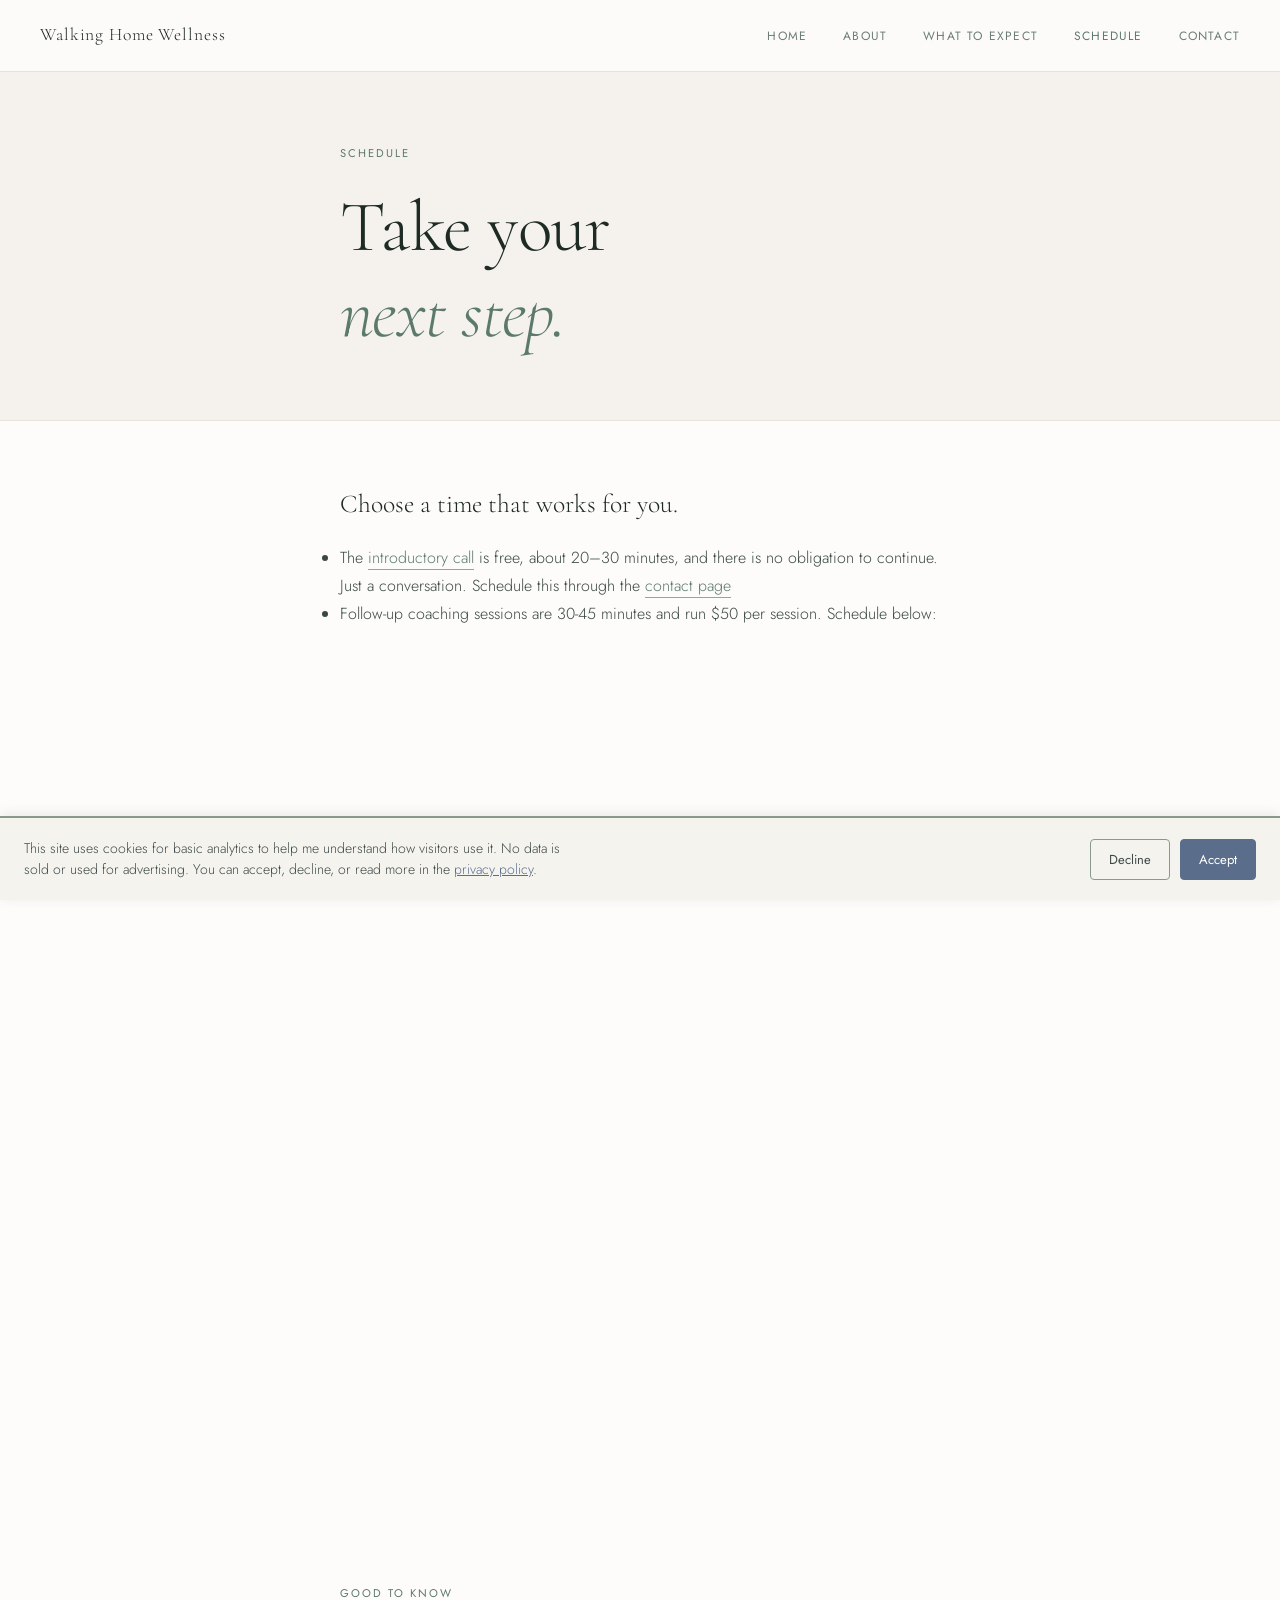
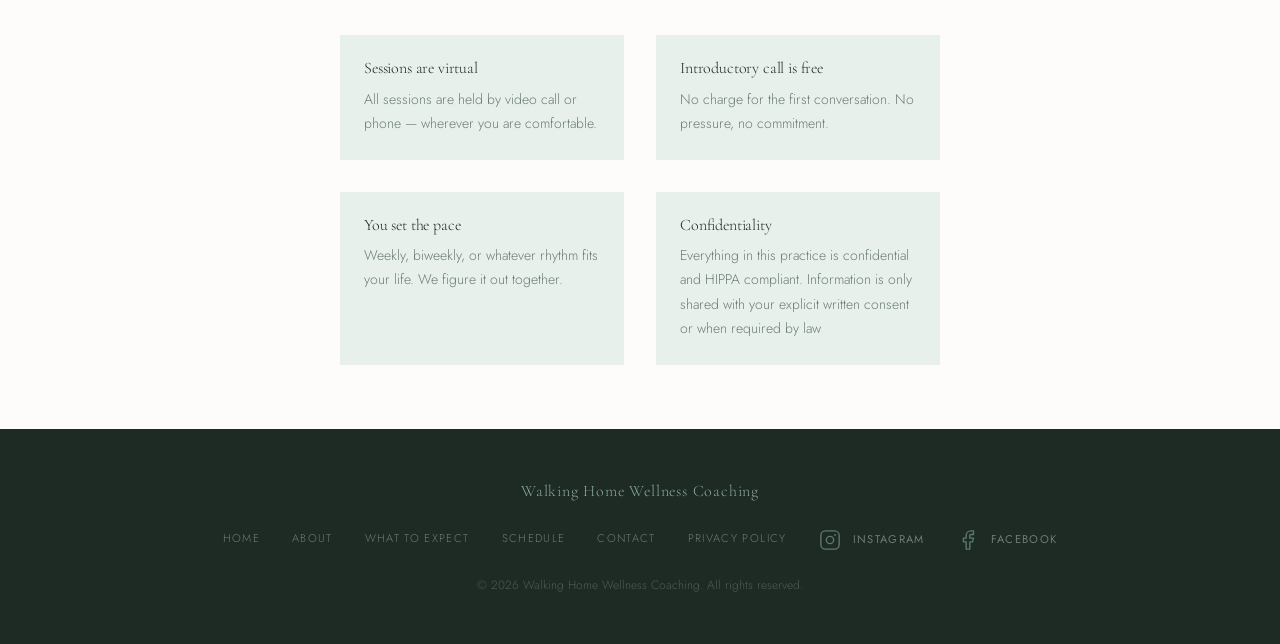
<file: schedule.html>
<!DOCTYPE html>
<html lang="en">
<head>

 <!-- Consent Banner -->
 <link rel="stylesheet" href="css/cookie-consent.css">
  <script>
    window.dataLayer = window.dataLayer || [];
    function gtag(){dataLayer.push(arguments);}
    // Default: deny everything until the visitor chooses
    gtag('consent', 'default', {
      'analytics_storage': 'denied',
      'ad_storage': 'denied',
      'ad_user_data': 'denied',
      'ad_personalization': 'denied',
      'wait_for_update': 500
    });
  </script>

  <!-- Google Analytics 4 — replace G-XXXXXXXXXX with your real Measurement ID -->
  <script async src="https://www.googletagmanager.com/gtag/js?id=G-L8SF99C7GT"></script>
  <script>
    gtag('js', new Date());
    gtag('config', 'G-L8SF99C7GT', {
     'anonymize_ip': true
    });
  </script>

  <meta charset="UTF-8">
  <meta name="viewport" content="width=device-width, initial-scale=1.0">
  <title>Schedule — Walking Home Wellness Coaching</title>
  <link rel="stylesheet" href="css/style.css">
  <link rel="preconnect" href="https://fonts.googleapis.com">
  <link href="https://fonts.googleapis.com/css2?family=Cormorant+Garamond:ital,wght@0,300;0,400;1,300;1,400&family=Jost:wght@300;400&display=swap" rel="stylesheet">
  
  <!-- Google tag (gtag.js) -->
  <script async src="https://www.googletagmanager.com/gtag/js?id=G-L8SF99C7GT"></script>
  <script>
    window.dataLayer = window.dataLayer || [];
    function gtag(){dataLayer.push(arguments);}
   gtag('js', new Date());
   gtag('config', 'G-L8SF99C7GT');
  </script>
</head>
<body>

  <div id="cookie-consent-banner">
    <p>
     This site uses cookies for basic analytics to help me understand how visitors use it.
     No data is sold or used for advertising. You can accept, decline, or read more in the
     <a href="privacy-policy.html">privacy policy</a>.
    </p>
    <div class="cookie-btns">
     <button class="cookie-btn" onclick="cookieConsentChoice(false)">Decline</button>
     <button class="cookie-btn primary" onclick="cookieConsentChoice(true)">Accept</button>
    </div>
  </div>

  <nav class="nav">
    <a href="index.html" class="nav-logo">Walking Home Wellness</a>
    <ul class="nav-links">
      <li><a href="index.html">Home</a></li>
      <li><a href="about.html">About</a></li>
      <li><a href="what-to-expect.html">What to Expect</a></li>
      <li><a href="schedule.html" class="active">Schedule</a></li>
      <li><a href="contact.html">Contact</a></li>
    </ul>
    <button class="nav-toggle" aria-label="Toggle menu">&#9776;</button>
  </nav>

  <section class="page-hero">
    <div class="container narrow">
      <p class="section-label">Schedule</p>
      <h1>Take your<br><em>next step.</em></h1>
    </div>
  </section>

  <section class="schedule-intro">
    <div class="container narrow">
      <p class="large-text">Choose a time that works for you.</p>
        <ul>
          <li>The <a href="contact.html" class="inline-link">introductory call</a> is free, about 20–30 minutes, and there is no obligation to continue. Just a conversation. Schedule this through the <a href="contact.html" class="inline-link">contact page</a></li>
          <li>Follow-up coaching sessions are 30-45 minutes and run $50 per session. Schedule below:</li>
        </ul>
    </div>
  </section>

  <section class="calendly-section">
    <div class="container">
      <!-- Calendly inline widget begin -->
      <div class="calendly-inline-widget" data-url="https://calendly.com/josh-walkinghomewellness/30min?primary_color=4b6fa1" style="min-width:320px;height:700px;"></div>
      <script type="text/javascript" src="https://assets.calendly.com/assets/external/widget.js" async></script>
      <!-- Calendly inline widget end -->
    </div>
  </section>

  <section class="schedule-note">
    <div class="container narrow">
      <p class="section-label">Good to Know</p>
      <div class="notes-grid">
        <div class="note-item">
          <h4>Sessions are virtual</h4>
          <p>All sessions are held by video call or phone — wherever you are comfortable.</p>
        </div>
        <div class="note-item">
          <h4>Introductory call is free</h4>
          <p>No charge for the first conversation. No pressure, no commitment.</p>
        </div>
        <div class="note-item">
          <h4>You set the pace</h4>
          <p>Weekly, biweekly, or whatever rhythm fits your life. We figure it out together.</p>
        </div>
        <div class="note-item">
          <h4>Confidentiality</h4>
          <p>Everything in this practice is confidential and HIPPA compliant. Information is only shared with your explicit written consent or when required by law</p>
        </div>
      </div>
    </div>
  </section>

  <footer class="footer">
    <div class="container">
      <p class="footer-logo">Walking Home Wellness Coaching</p>
      <nav class="footer-nav">
        <a href="index.html">Home</a>
        <a href="about.html">About</a>
        <a href="what-to-expect.html">What to Expect</a>
        <a href="schedule.html">Schedule</a>
        <a href="contact.html">Contact</a>
        <a href="privacy-policy.html">Privacy Policy</a>
        <a href="https://www.instagram.com/walkinghomewellness" target="_blank" rel="noopener" class="social-link">
        <svg class="social-icon" xmlns="http://www.w3.org/2000/svg" viewBox="0 0 24 24" fill="none" stroke="currentColor" stroke-width="1.5" stroke-linecap="round" stroke-linejoin="round">
          <rect x="2" y="2" width="20" height="20" rx="5" ry="5"/>
          <circle cx="12" cy="12" r="4"/>
          <circle cx="17.5" cy="6.5" r="1" fill="currentColor" stroke="none"/>
        </svg>
        INSTAGRAM
      </a>
        <a href="https://www.facebook.com/profile.php?id=61590555928622" target="_blank" rel="noopener" class="social-link">
        <svg class="social-icon" xmlns="http://www.w3.org/2000/svg" viewBox="0 0 24 24" fill="none" stroke="currentColor" stroke-width="1.5" stroke-linecap="round" stroke-linejoin="round">
          <path d="M18 2h-3a5 5 0 0 0-5 5v3H7v4h3v8h4v-8h3l1-4h-4V7a1 1 0 0 1 1-1h3z"/>
        </svg>
        FACEBOOK
      </a>
      </nav>
      <p class="footer-copy">&copy; 2026 Walking Home Wellness Coaching. All rights reserved.</p>
    </div>
  </footer>

  <script src="js/main.js"></script>
  <script src="js/cookie-consent.js"></script>
</body>
</html>
</file>
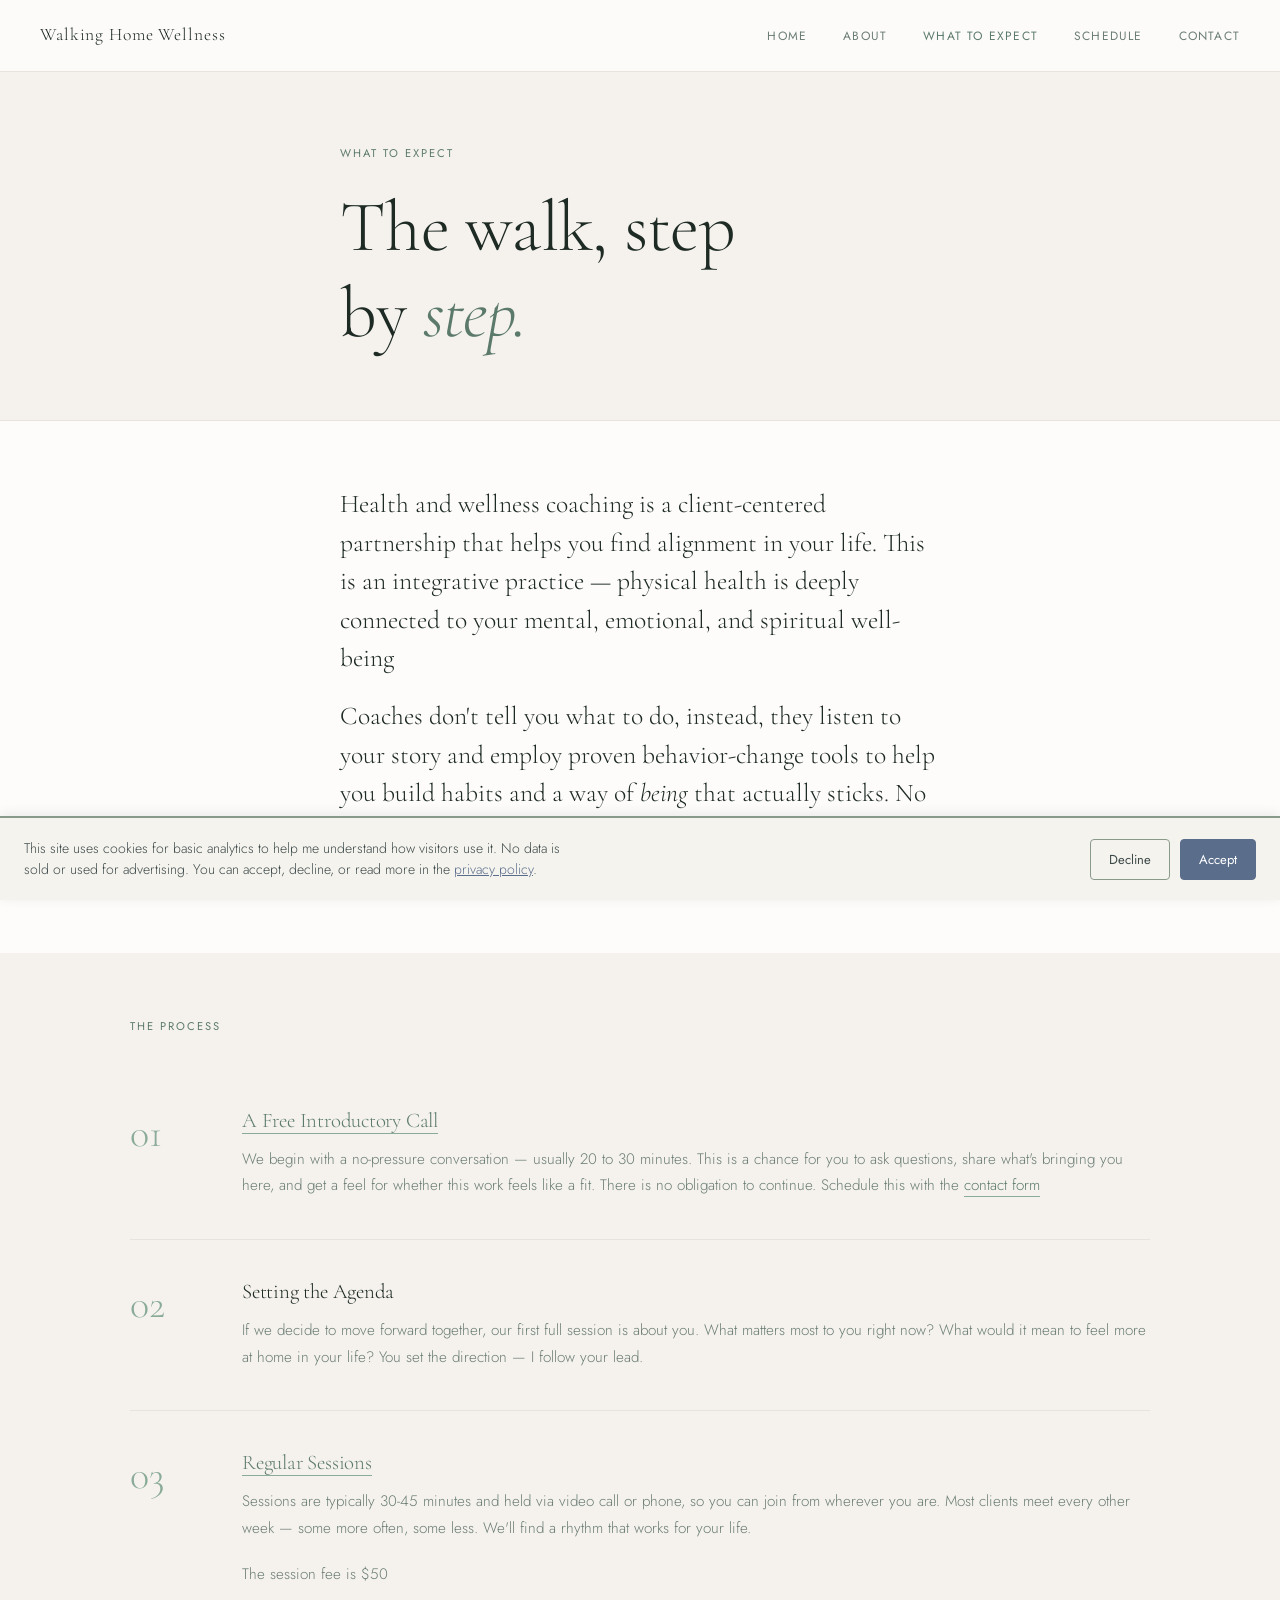
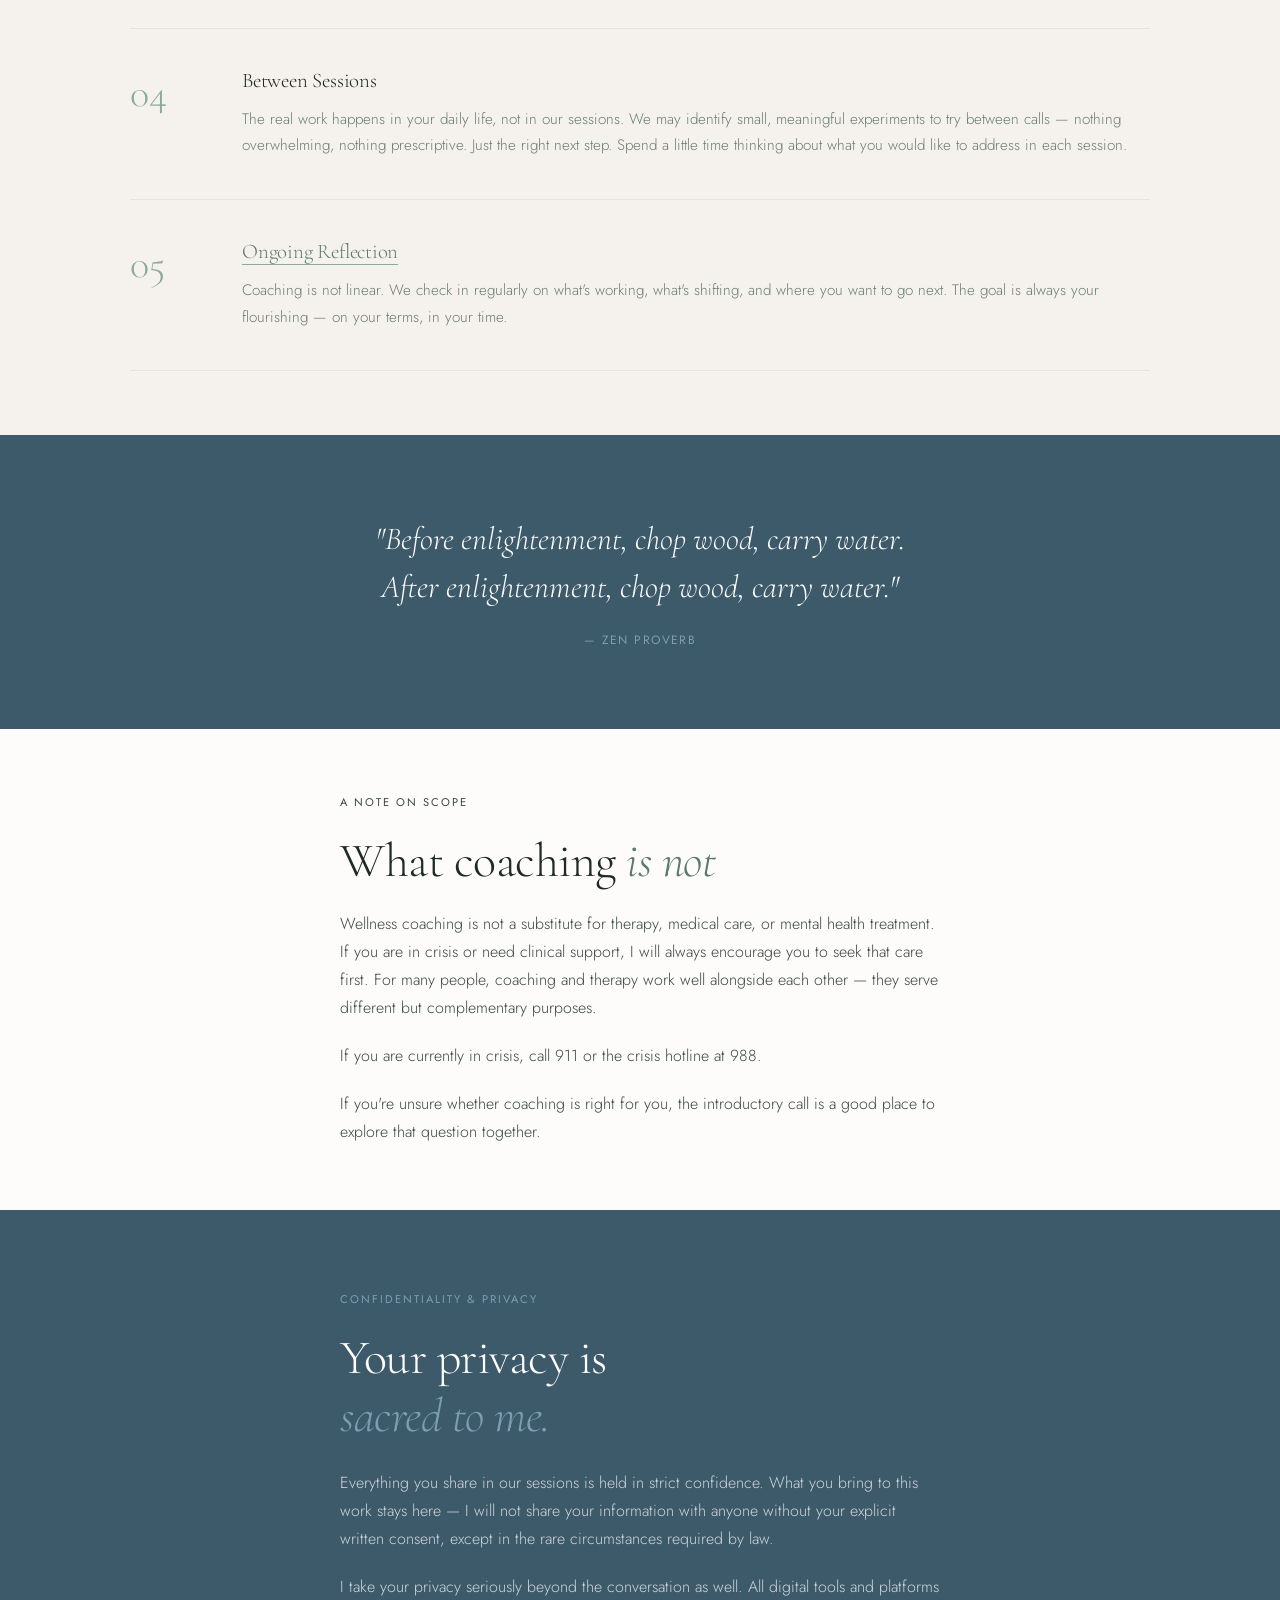
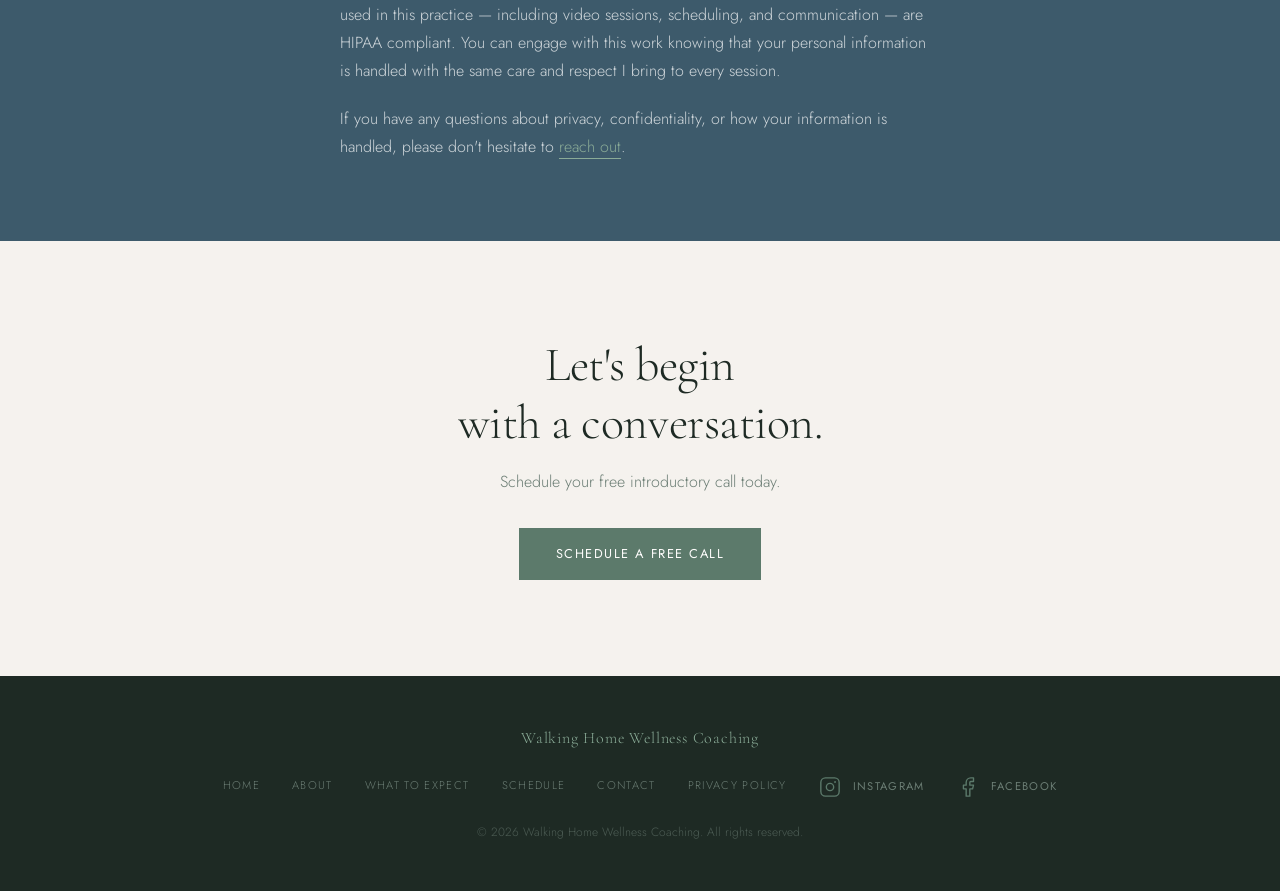
<file: what-to-expect.html>
<!DOCTYPE html>
<html lang="en">
<head>

 <!-- Consent Banner -->
 <link rel="stylesheet" href="css/cookie-consent.css">
  <script>
    window.dataLayer = window.dataLayer || [];
    function gtag(){dataLayer.push(arguments);}
    // Default: deny everything until the visitor chooses
    gtag('consent', 'default', {
      'analytics_storage': 'denied',
      'ad_storage': 'denied',
      'ad_user_data': 'denied',
      'ad_personalization': 'denied',
      'wait_for_update': 500
    });
  </script>

  <!-- Google Analytics 4 — replace G-XXXXXXXXXX with your real Measurement ID -->
  <script async src="https://www.googletagmanager.com/gtag/js?id=G-L8SF99C7GT"></script>
  <script>
    gtag('js', new Date());
    gtag('config', 'G-L8SF99C7GT', {
     'anonymize_ip': true
    });
  </script>

  <meta charset="UTF-8">
  <meta name="viewport" content="width=device-width, initial-scale=1.0">
  <title>What to Expect — Walking Home Wellness Coaching</title>
  <link rel="stylesheet" href="css/style.css">
  <link rel="preconnect" href="https://fonts.googleapis.com">
  <link href="https://fonts.googleapis.com/css2?family=Cormorant+Garamond:ital,wght@0,300;0,400;1,300;1,400&family=Jost:wght@300;400&display=swap" rel="stylesheet">
  
  <!-- Google tag (gtag.js) -->
  <script async src="https://www.googletagmanager.com/gtag/js?id=G-L8SF99C7GT"></script>
  <script>
    window.dataLayer = window.dataLayer || [];
    function gtag(){dataLayer.push(arguments);}
   gtag('js', new Date());
   gtag('config', 'G-L8SF99C7GT');
  </script>
</head>
<body>

  <div id="cookie-consent-banner">
    <p>
     This site uses cookies for basic analytics to help me understand how visitors use it.
     No data is sold or used for advertising. You can accept, decline, or read more in the
     <a href="privacy-policy.html">privacy policy</a>.
    </p>
    <div class="cookie-btns">
     <button class="cookie-btn" onclick="cookieConsentChoice(false)">Decline</button>
     <button class="cookie-btn primary" onclick="cookieConsentChoice(true)">Accept</button>
    </div>
  </div>

  <nav class="nav">
    <a href="index.html" class="nav-logo">Walking Home Wellness</a>
    <ul class="nav-links">
      <li><a href="index.html">Home</a></li>
      <li><a href="about.html">About</a></li>
      <li><a href="what-to-expect.html" class="active">What to Expect</a></li>
      <li><a href="schedule.html">Schedule</a></li>
      <li><a href="contact.html">Contact</a></li>
    </ul>
    <button class="nav-toggle" aria-label="Toggle menu">&#9776;</button>
  </nav>

  <section class="page-hero">
    <div class="container narrow">
      <p class="section-label">What to Expect</p>
      <h1>The walk, step<br>by <em>step.</em></h1>
    </div>
  </section>

  <section class="expect-intro">
    <div class="container narrow">
      <p class="large-text">Health and wellness coaching is a client-centered partnership that helps you find alignment in your life. This is an integrative practice — physical health is deeply connected to your mental, emotional, and spiritual well-being</p>
      <p class="large-text">Coaches don't tell you what to do, instead, they listen to your story and employ proven behavior-change tools to help you build habits and a way of <em>being</em> that actually sticks. No matter where your starting point is on the illness-wellness continuum, coaching can be helpful for you.</p>
    </div>
  </section>

  <section class="process">
    <div class="container">
      <p class="section-label">The Process</p>
      <div class="process-steps">

        <div class="process-step">
          <div class="step-number">01</div>
          <div class="step-content">
            <h3><a href="contact.html" class="inline-link">A Free Introductory Call</a></h3>
            <p>We begin with a no-pressure conversation — usually 20 to 30 minutes. This is a chance for you to ask questions, share what's bringing you here, and get a feel for whether this work feels like a fit. There is no obligation to continue. Schedule this with the <a href="contact.html" class="inline-link">contact form</a></p>
          </div>
        </div>

        <div class="process-step">
          <div class="step-number">02</div>
          <div class="step-content">
            <h3>Setting the Agenda</h3>
            <p>If we decide to move forward together, our first full session is about you. What matters most to you right now? What would it mean to feel more at home in your life? You set the direction — I follow your lead.</p>
          </div>
        </div>

        <div class="process-step">
          <div class="step-number">03</div>
          <div class="step-content">
            <h3><a href="schedule.html" class="inline-link">Regular Sessions</a></h3>
            <p>Sessions are typically 30-45 minutes and held via video call or phone, so you can join from wherever you are. Most clients meet every other week — some more often, some less. We'll find a rhythm that works for your life.</p>
            <p>The session fee is $50</p>
          </div>
        </div>

        <div class="process-step">
          <div class="step-number">04</div>
          <div class="step-content">
            <h3>Between Sessions</h3>
            <p>The real work happens in your daily life, not in our sessions. We may identify small, meaningful experiments to try between calls — nothing overwhelming, nothing prescriptive. Just the right next step. Spend a little time thinking about what you would like to address in each session.</p>
          </div>
        </div>

        <div class="process-step">
          <div class="step-number">05</div>
          <div class="step-content">
            <h3><a href="schedule.html" class="inline-link">Ongoing Reflection</a></h3>
            <p>Coaching is not linear. We check in regularly on what's working, what's shifting, and where you want to go next. The goal is always your flourishing — on your terms, in your time.</p>
          </div>
        </div>

      </div>
    </div>
  </section>

  <section class="quote-band">
    <div class="container narrow">
      <blockquote>
        "Before enlightenment, chop wood, carry water.<br>After enlightenment, chop wood, carry water."
        <cite>— Zen proverb</cite>
      </blockquote>
    </div>
  </section>

  <section class="not-coaching">
    <div class="container narrow">
      <p class="section-label">A Note on Scope</p>
      <h2>What coaching <em>is not</em></h2>
      <p>Wellness coaching is not a substitute for therapy, medical care, or mental health treatment. If you are in crisis or need clinical support, I will always encourage you to seek that care first. For many people, coaching and therapy work well alongside each other — they serve different but complementary purposes.</p>
      <p>If you are currently in crisis, call 911 or the crisis hotline at 988.</p>
      <p>If you're unsure whether coaching is right for you, the introductory call is a good place to explore that question together.</p>
    </div>
  </section>

  <section class="confidentiality-section">
    <div class="container narrow">
      <p class="section-label">Confidentiality & Privacy</p>
      <h2>Your privacy is<br><em>sacred to me.</em></h2>
      <p>Everything you share in our sessions is held in strict confidence. What you bring to this work stays here — I will not share your information with anyone without your explicit written consent, except in the rare circumstances required by law.</p>
      <p>I take your privacy seriously beyond the conversation as well. All digital tools and platforms used in this practice — including video sessions, scheduling, and communication — are HIPAA compliant. You can engage with this work knowing that your personal information is handled with the same care and respect I bring to every session.</p>
      <p>If you have any questions about privacy, confidentiality, or how your information is handled, please don't hesitate to <a href="contact.html" class="inline-link">reach out</a>.</p>
    </div>
  </section>

  <section class="cta-section">
    <div class="container narrow centered">
      <h2>Let's begin<br>with a conversation.</h2>
      <p>Schedule your free introductory call today.</p>
      <a href="schedule.html" class="btn-primary">Schedule a Free Call</a>
    </div>
  </section>

  <footer class="footer">
    <div class="container">
      <p class="footer-logo">Walking Home Wellness Coaching</p>
      <nav class="footer-nav">
        <a href="index.html">Home</a>
        <a href="about.html">About</a>
        <a href="what-to-expect.html">What to Expect</a>
        <a href="schedule.html">Schedule</a>
        <a href="contact.html">Contact</a>
        <a href="privacy-policy.html">Privacy Policy</a>
        <a href="https://www.instagram.com/walkinghomewellness" target="_blank" rel="noopener" class="social-link">
        <svg class="social-icon" xmlns="http://www.w3.org/2000/svg" viewBox="0 0 24 24" fill="none" stroke="currentColor" stroke-width="1.5" stroke-linecap="round" stroke-linejoin="round">
          <rect x="2" y="2" width="20" height="20" rx="5" ry="5"/>
          <circle cx="12" cy="12" r="4"/>
          <circle cx="17.5" cy="6.5" r="1" fill="currentColor" stroke="none"/>
        </svg>
        INSTAGRAM
      </a>
        <a href="https://www.facebook.com/profile.php?id=61590555928622" target="_blank" rel="noopener" class="social-link">
        <svg class="social-icon" xmlns="http://www.w3.org/2000/svg" viewBox="0 0 24 24" fill="none" stroke="currentColor" stroke-width="1.5" stroke-linecap="round" stroke-linejoin="round">
          <path d="M18 2h-3a5 5 0 0 0-5 5v3H7v4h3v8h4v-8h3l1-4h-4V7a1 1 0 0 1 1-1h3z"/>
        </svg>
        FACEBOOK
      </a>
      </nav>
      <p class="footer-copy">&copy; 2026 Walking Home Wellness Coaching. All rights reserved.</p>
    </div>
  </footer>

  <script src="js/main.js"></script>
  <script src="js/cookie-consent.js"></script>
</body>
</html>
</file>
<file: css/cookie-consent.css>
/* ============================================================
   Cookie Consent Banner Styles
   Walking Home Wellness Coaching
   Save as: css/cookie-consent.css
============================================================ */

#cookie-consent-banner {
  display: none;
  position: fixed;
  bottom: 0;
  left: 0;
  right: 0;
  z-index: 9999;
  background: #f5f3ee;
  border-top: 2px solid #8a9a8a; /* sage green */
  padding: 20px 24px;
  flex-wrap: wrap;
  align-items: center;
  justify-content: space-between;
  gap: 16px;
  font-family: 'Jost', sans-serif;
  box-shadow: 0 -2px 12px rgba(0, 0, 0, 0.08);
}

#cookie-consent-banner p {
  margin: 0;
  color: #3d4a4a;
  font-size: 14px;
  line-height: 1.5;
  max-width: 560px;
}

#cookie-consent-banner a {
  color: #5a6e8c; /* slate blue */
  text-decoration: underline;
}

.cookie-btns {
  display: flex;
  gap: 10px;
  flex-wrap: wrap;
}

.cookie-btn {
  font-family: 'Jost', sans-serif;
  font-size: 13px;
  padding: 10px 18px;
  border-radius: 4px;
  cursor: pointer;
  border: 1px solid #8a9a8a;
  background: transparent;
  color: #3d4a4a;
  transition: background 0.2s;
}

.cookie-btn:hover {
  background: #e8e6df;
}

.cookie-btn.primary {
  background: #5a6e8c;
  color: #fff;
  border-color: #5a6e8c;
}

.cookie-btn.primary:hover {
  background: #4a5c78;
}
</file>
<file: css/style.css>
/* ============================================
   WALKING HOME WELLNESS COACHING
   Calm, minimal, nature-meets-contemplative
   ============================================ */

:root {
  --sage:        #5c7a6b;
  --sage-light:  #8aab97;
  --sage-pale:   #e8f0ec;
  --slate:       #3d5a6b;
  --slate-light: #7a9fb0;
  --slate-pale:  #e4edf2;
  --stone:       #f5f2ee;
  --stone-dark:  #e8e3dc;
  --ink:         #1e2a24;
  --ink-mid:     #3a4840;
  --ink-light:   #6b7d74;
  --white:       #fdfcfb;
  --accent:      #7a9f8a;

  --font-serif:  'Cormorant Garamond', Georgia, serif;
  --font-sans:   'Jost', system-ui, sans-serif;

  --max-width:   1100px;
  --narrow:      680px;
  --gap:         clamp(2rem, 5vw, 4rem);
}

/* ---- RESET & BASE ---- */
*, *::before, *::after { box-sizing: border-box; margin: 0; padding: 0; }

html { scroll-behavior: smooth; }

body {
  font-family: var(--font-sans);
  font-weight: 300;
  font-size: 1rem;
  line-height: 1.75;
  color: var(--ink-mid);
  background: var(--white);
  -webkit-font-smoothing: antialiased;
}

img { max-width: 100%; display: block; }
a { color: inherit; text-decoration: none; }

/* ---- CONTAINERS ---- */
.container {
  max-width: var(--max-width);
  margin: 0 auto;
  padding: 0 clamp(1.25rem, 4vw, 2.5rem);
}
.container.narrow {
  max-width: var(--narrow);
}
.container.centered {
  text-align: center;
}

/* ---- TYPOGRAPHY ---- */
h1, h2, h3, h4 {
  font-family: var(--font-serif);
  font-weight: 300;
  line-height: 1.2;
  color: var(--ink);
  letter-spacing: -0.01em;
}

h1 { font-size: clamp(2.6rem, 6vw, 4.5rem); }
h2 { font-size: clamp(2rem, 4vw, 3rem); }
h3 { font-size: clamp(1.3rem, 2.5vw, 1.8rem); }
h4 { font-size: 1.1rem; }

h1 em, h2 em { font-style: italic; color: var(--sage); }

p { margin-bottom: 1.25rem; }
p:last-child { margin-bottom: 0; }

.section-label {
  font-family: var(--font-sans);
  font-size: 0.7rem;
  font-weight: 400;
  letter-spacing: 0.18em;
  text-transform: uppercase;
  color: var(--sage);
  margin-bottom: 1.25rem;
}

.large-text {
  font-family: var(--font-serif);
  font-size: clamp(1.2rem, 2.5vw, 1.6rem);
  line-height: 1.5;
  color: var(--ink);
  font-weight: 300;
}

.pull-quote {
  font-family: var(--font-serif);
  font-size: clamp(1.15rem, 2.2vw, 1.45rem);
  line-height: 1.6;
  color: var(--ink);
  font-weight: 300;
  font-style: italic;
  border-left: 2px solid var(--sage-light);
  padding-left: 1.75rem;
  margin-bottom: 1.5rem;
}

.text-link {
  font-size: 0.875rem;
  font-weight: 400;
  letter-spacing: 0.05em;
  color: var(--sage);
  border-bottom: 1px solid var(--sage-light);
  padding-bottom: 1px;
  transition: color 0.2s, border-color 0.2s;
}
.text-link:hover { color: var(--slate); border-color: var(--slate); }

.inline-link {
  color: var(--sage);
  border-bottom: 1px solid var(--sage-light);
  transition: color 0.2s;
}
.inline-link:hover { color: var(--slate); }

/* ---- BUTTONS ---- */
.btn-primary {
  display: inline-block;
  font-family: var(--font-sans);
  font-size: 0.8rem;
  font-weight: 400;
  letter-spacing: 0.12em;
  text-transform: uppercase;
  color: var(--white);
  background: var(--sage);
  border: 1px solid var(--sage);
  padding: 0.85rem 2.25rem;
  transition: background 0.25s, color 0.25s, border-color 0.25s;
  cursor: pointer;
}
.btn-primary:hover {
  background: var(--slate);
  border-color: var(--slate);
}
.btn-full { width: 100%; text-align: center; }

/* ---- NAV ---- */
.nav {
  position: fixed;
  top: 0; left: 0; right: 0;
  z-index: 100;
  display: flex;
  align-items: center;
  justify-content: space-between;
  padding: 1.25rem clamp(1.25rem, 4vw, 2.5rem);
  background: rgba(253, 252, 251, 0.92);
  backdrop-filter: blur(8px);
  border-bottom: 1px solid var(--stone-dark);
  transition: box-shadow 0.3s;
}
.nav.scrolled { box-shadow: 0 2px 20px rgba(30,42,36,0.08); }

.nav-logo {
  font-family: var(--font-serif);
  font-size: 1.1rem;
  font-weight: 300;
  letter-spacing: 0.05em;
  color: var(--ink);
}

.nav-links {
  display: flex;
  gap: 2.25rem;
  list-style: none;
}
.nav-links a {
  font-size: 0.75rem;
  font-weight: 400;
  letter-spacing: 0.1em;
  text-transform: uppercase;
  color: var(--ink-light);
  transition: color 0.2s;
}
.nav-links a:hover,
.nav-links a.active { color: var(--sage); }

.nav-toggle {
  display: none;
  background: none;
  border: none;
  font-size: 1.4rem;
  cursor: pointer;
  color: var(--ink);
}

/* ---- HERO ---- */
.hero {
  position: relative;
  min-height: 100vh;
  display: flex;
  align-items: center;
  padding: 8rem clamp(1.25rem, 4vw, 2.5rem) 4rem;
  overflow: hidden;
}

.hero-bg {
  position: absolute;
  inset: 0;
  background:
    radial-gradient(ellipse 80% 60% at 70% 40%, rgba(92,122,107,0.08) 0%, transparent 70%),
    radial-gradient(ellipse 50% 50% at 20% 70%, rgba(61,90,107,0.06) 0%, transparent 60%),
    var(--stone);
  z-index: 0;
}

.hero-content {
  position: relative;
  z-index: 1;
  max-width: 720px;
}

.hero-eyebrow {
  font-size: 0.7rem;
  font-weight: 400;
  letter-spacing: 0.18em;
  text-transform: uppercase;
  color: var(--sage);
  margin-bottom: 1.5rem;
}

.hero-headline {
  font-size: clamp(3rem, 8vw, 6rem);
  line-height: 1.05;
  margin-bottom: 1.75rem;
  color: var(--ink);
}

.hero-sub {
  font-size: clamp(0.95rem, 1.8vw, 1.1rem);
  color: var(--ink-light);
  line-height: 1.8;
  margin-bottom: 2.5rem;
  font-weight: 300;
}

.hero-scroll-hint {
  position: absolute;
  bottom: 2.5rem;
  left: 50%;
  transform: translateX(-50%);
  font-size: 1.2rem;
  color: var(--sage-light);
  animation: float 2.5s ease-in-out infinite;
}
@keyframes float {
  0%, 100% { transform: translateX(-50%) translateY(0); }
  50% { transform: translateX(-50%) translateY(6px); }
}

/* ---- PAGE HERO (inner pages) ---- */
.page-hero {
  padding: 9rem clamp(1.25rem, 4vw, 2.5rem) 4rem;
  background: var(--stone);
  border-bottom: 1px solid var(--stone-dark);
}

/* ---- SECTIONS ---- */
section { padding: var(--gap) 0; }

.about-teaser { background: var(--white); }
.about-teaser .container { padding-top: 1rem; padding-bottom: 1rem; }

/* ---- PILLARS ---- */
.pillars { background: var(--sage-pale); }

.pillars-grid {
  display: flex;
  flex-wrap: wrap;
  gap: 2rem;
  margin-top: 2rem;
  justify-content: center;
}

.pillar {
  flex: 0 1 calc(33.333% - 1.5rem);
  min-width: 220px;
}

.pillar {
  background: var(--white);
  padding: 2rem 1.75rem;
  border-top: 2px solid var(--sage-light);
  transition: transform 0.2s, box-shadow 0.2s;
}
.pillar:hover {
  transform: translateY(-3px);
  box-shadow: 0 8px 30px rgba(92,122,107,0.12);
}

.pillar-icon {
  font-size: 0.6rem;
  color: var(--sage);
  margin-bottom: 1rem;
  letter-spacing: 0.3em;
}

.pillar h3 {
  font-size: 1.2rem;
  margin-bottom: 0.75rem;
  color: var(--ink);
}

.pillar p {
  font-size: 0.9rem;
  color: var(--ink-light);
  line-height: 1.7;
}

/* ---- QUOTE BAND ---- */
.quote-band {
  background: var(--slate);
  padding: 5rem 0;
}

.quote-band blockquote {
  font-family: var(--font-serif);
  font-size: clamp(1.3rem, 3vw, 2rem);
  font-weight: 300;
  font-style: italic;
  color: var(--white);
  line-height: 1.5;
  text-align: center;
}

.quote-band cite {
  display: block;
  font-family: var(--font-sans);
  font-style: normal;
  font-size: 0.75rem;
  font-weight: 400;
  letter-spacing: 0.12em;
  text-transform: uppercase;
  color: var(--slate-light);
  margin-top: 1.25rem;
}

/* ---- CTA SECTION ---- */
.cta-section {
  background: var(--stone);
  padding: 6rem 0;
}

.cta-section h2 { margin-bottom: 1rem; }
.cta-section p { color: var(--ink-light); margin-bottom: 2rem; }

/* ---- ABOUT PAGE ---- */
.about-grid {
  display: grid;
  grid-template-columns: 1fr 2fr;
  gap: 4rem;
  align-items: start;
  padding-top: 1rem;
  padding-bottom: 1rem;
}

.about-photo-placeholder {
  aspect-ratio: 3/4;
  background: var(--sage-pale);
  display: flex;
  align-items: center;
  justify-content: center;
  border: 1px dashed var(--sage-light);
  color: var(--sage);
  font-size: 0.8rem;
  letter-spacing: 0.1em;
  text-align: center;
  text-transform: uppercase;
}

.about-intro {
  font-family: var(--font-serif);
  font-size: clamp(1.1rem, 2vw, 1.4rem);
  color: var(--ink);
  line-height: 1.55;
  margin-bottom: 1.5rem;
}

.about-text-col p { color: var(--ink-mid); }

.name-section { background: var(--stone); }
.name-section h2 { margin-bottom: 1.75rem; }
.name-blurb p { font-size: 1.05rem; color: var(--ink-mid); }

.credentials { background: var(--white); }
.credentials-grid {
  display: grid;
  grid-template-columns: repeat(auto-fit, minmax(240px, 1fr));
  gap: 2rem;
  margin-top: 2rem;
}

.credential-item {
  padding: 1.75rem;
  border-top: 1px solid var(--stone-dark);
}
.credential-item h4 {
  font-family: var(--font-serif);
  font-size: 1.1rem;
  color: var(--ink);
  margin-bottom: 0.5rem;
}
.credential-item p { font-size: 0.9rem; color: var(--ink-light); }

.credentials-note {
  margin-top: 2rem;
  font-size: 0.85rem;
  color: var(--ink-light);
  font-style: italic;
  border-top: 1px solid var(--stone-dark);
  padding-top: 1.5rem;
}

/* ---- WHAT TO EXPECT PAGE ---- */
.expect-intro { background: var(--white); }

.process { background: var(--stone); }

.process-steps {
  margin-top: 2rem;
  display: flex;
  flex-direction: column;
  gap: 0;
}

.process-step {
  display: grid;
  grid-template-columns: 80px 1fr;
  gap: 2rem;
  padding: 2.5rem 0;
  border-bottom: 1px solid var(--stone-dark);
  align-items: start;
  opacity: 0;
  transform: translateY(16px);
  transition: opacity 0.5s ease, transform 0.5s ease;
}
.process-step.visible {
  opacity: 1;
  transform: translateY(0);
}

.step-number {
  font-family: var(--font-serif);
  font-size: 2.5rem;
  color: var(--sage-light);
  font-weight: 300;
  line-height: 1;
  padding-top: 0.25rem;
}

.confidentiality-section {
  background: var(--slate);
  padding: 5rem 0;
}

.confidentiality-section .section-label {
  color: var(--slate-light);
}

.confidentiality-section h2 em {
  color: var(--slate-light);
}

.confidentiality-section h2 {
  color: var(--white);
  margin-bottom: 1.5rem;
}

.confidentiality-section p {
  color: rgba(255, 255, 255, 0.75);
}

.confidentiality-section .inline-link {
  color: var(--sage-light);
  border-bottom-color: var(--sage-light);
}

.step-content h3 { margin-bottom: 0.75rem; font-size: 1.3rem; }
.step-content p { color: var(--ink-light); font-size: 0.95rem; }

.not-coaching { background: var(--white); }
.not-coaching h2 { margin-bottom: 1.25rem; }
.not-coaching p { color: var(--ink-mid); }

/* ---- SCHEDULE PAGE ---- */
.schedule-intro { background: var(--white); }

.booking-section { background: var(--stone); }

.booking-grid {
  display: grid;
  grid-template-columns: repeat(auto-fit, minmax(280px, 1fr));
  gap: 2rem;
  margin-top: 2rem;
}

.booking-card {
  background: var(--white);
  padding: 2.25rem 2rem;
  border-top: 2px solid var(--sage-light);
  display: flex;
  flex-direction: column;
  gap: 1.25rem;
  transition: transform 0.2s, box-shadow 0.2s;
}
.booking-card:hover {
  transform: translateY(-3px);
  box-shadow: 0 8px 30px rgba(92,122,107,0.12);
}

.booking-card-top { display: flex; flex-direction: column; gap: 0.4rem; }

.booking-label {
  font-size: 0.68rem;
  font-weight: 400;
  letter-spacing: 0.16em;
  text-transform: uppercase;
  color: var(--sage);
}

.booking-card h3 {
  font-size: 1.5rem;
  color: var(--ink);
  line-height: 1.2;
}

.booking-duration {
  font-size: 0.82rem;
  color: var(--ink-light);
  letter-spacing: 0.04em;
  margin: 0;
}

.booking-description {
  font-size: 0.9rem;
  color: var(--ink-light);
  line-height: 1.75;
  flex: 1;
  margin: 0;
}

.booking-card .btn-primary {
  align-self: flex-start;
  margin-top: auto;
}

.schedule-note { background: var(--white); }

.notes-grid {
  display: grid;
  grid-template-columns: repeat(auto-fit, minmax(200px, 1fr));
  gap: 2rem;
  margin-top: 2rem;
}

.note-item {
  padding: 1.5rem;
  background: var(--sage-pale);
}
.note-item h4 { font-size: 1rem; margin-bottom: 0.5rem; }
.note-item p { font-size: 0.875rem; color: var(--ink-light); }

/* ---- CONTACT PAGE ---- */
.contact-grid {
  display: grid;
  grid-template-columns: 1fr 1.4fr;
  gap: 4rem;
  align-items: start;
  padding-top: 1rem;
  padding-bottom: 1rem;
}

.contact-text .large-text { margin-bottom: 1.25rem; }
.contact-text p { color: var(--ink-mid); font-size: 0.95rem; }

.contact-note {
  margin-top: 2rem;
  padding: 1.25rem 1.5rem;
  background: var(--sage-pale);
  border-left: 2px solid var(--sage);
}
.contact-note p { font-size: 0.875rem; color: var(--sage); margin: 0; }

/* ---- FORM ---- */
.contact-form { display: flex; flex-direction: column; gap: 1.25rem; }

.form-group {
  display: flex;
  flex-direction: column;
  gap: 0.4rem;
}

.form-group label {
  font-size: 0.7rem;
  font-weight: 400;
  letter-spacing: 0.12em;
  text-transform: uppercase;
  color: var(--sage);
}

.form-group input,
.form-group select,
.form-group textarea {
  font-family: var(--font-sans);
  font-size: 0.95rem;
  font-weight: 300;
  color: var(--ink);
  background: var(--white);
  border: 1px solid var(--stone-dark);
  padding: 0.75rem 1rem;
  width: 100%;
  transition: border-color 0.2s;
  outline: none;
  appearance: none;
  -webkit-appearance: none;
}

.form-group input::placeholder,
.form-group textarea::placeholder { color: var(--ink-light); opacity: 0.6; }

.form-group input:focus,
.form-group select:focus,
.form-group textarea:focus { border-color: var(--sage); }

.form-group textarea { resize: vertical; min-height: 140px; }

.form-note {
  font-size: 0.78rem;
  color: var(--ink-light);
  text-align: center;
  margin-top: 0.5rem;
}

.form-success {
  background: var(--sage-pale);
  border: 1px solid var(--sage-light);
  padding: 2rem;
  text-align: center;
  color: var(--sage);
  font-family: var(--font-serif);
  font-size: 1.2rem;
}

/* ---- SOCIALS SECTION ---- */
.socials-section {
  background: var(--sage-pale);
  padding: 3rem 0;
}

.socials-box {
  display: flex;
  align-items: center;
  justify-content: center;
  gap: 2rem;
  background: var(--white);
  border: 1px solid var(--stone-dark);
  border-top: 2px solid var(--sage-light);
  padding: 2rem 2.5rem;
  margin-top: 1.5rem;
}

.social-link {
  display: flex;
  align-items: center;
  gap: 0.75rem;
  font-family: var(--font-sans);
  font-size: 0.85rem;
  font-weight: 400;
  letter-spacing: 0.08em;
  color: var(--ink-mid);
  transition: color 0.2s;
}

.social-link:hover { color: var(--sage); }

.social-icon {
  width: 22px;
  height: 22px;
  flex-shrink: 0;
  color: var(--sage);
}

.social-divider {
  width: 1px;
  height: 32px;
  background: var(--stone-dark);
}

/* ---- FOOTER ---- */
.footer {
  background: var(--ink);
  padding: 3rem 0;
  text-align: center;
}

.footer-logo {
  font-family: var(--font-serif);
  font-size: 1rem;
  color: var(--sage-light);
  margin-bottom: 1.5rem;
  letter-spacing: 0.05em;
}

.footer-nav {
  display: flex;
  justify-content: center;
  flex-wrap: wrap;
  gap: 0.5rem 2rem;
  margin-bottom: 1.5rem;
}

.footer-nav a {
  font-size: 0.7rem;
  letter-spacing: 0.12em;
  text-transform: uppercase;
  color: var(--ink-light);
  transition: color 0.2s;
}
.footer-nav a:hover { color: var(--sage-light); }

.footer-copy {
  font-size: 0.75rem;
  color: var(--ink-light);
  opacity: 0.6;
}

/* ---- ANIMATIONS ---- */
.fade-up {
  opacity: 0;
  transform: translateY(20px);
  transition: opacity 0.6s ease, transform 0.6s ease;
}
.fade-up.visible {
  opacity: 1;
  transform: translateY(0);
}

/* ---- RESPONSIVE ---- */
@media (max-width: 768px) {
  .nav-links { display: none; flex-direction: column; gap: 1rem; }
  .nav-links.open {
    display: flex;
    position: fixed;
    top: 60px; left: 0; right: 0;
    background: var(--white);
    padding: 2rem;
    border-bottom: 1px solid var(--stone-dark);
    z-index: 99;
  }
  .nav-toggle { display: block; }

  .about-grid { grid-template-columns: 1fr; }
  .about-photo-col { max-width: 280px; }
  .contact-grid { grid-template-columns: 1fr; }

  .process-step { grid-template-columns: 50px 1fr; gap: 1rem; }
  .step-number { font-size: 1.8rem; }

  .hero-headline { font-size: clamp(2.4rem, 10vw, 4rem); }
}
</file>
